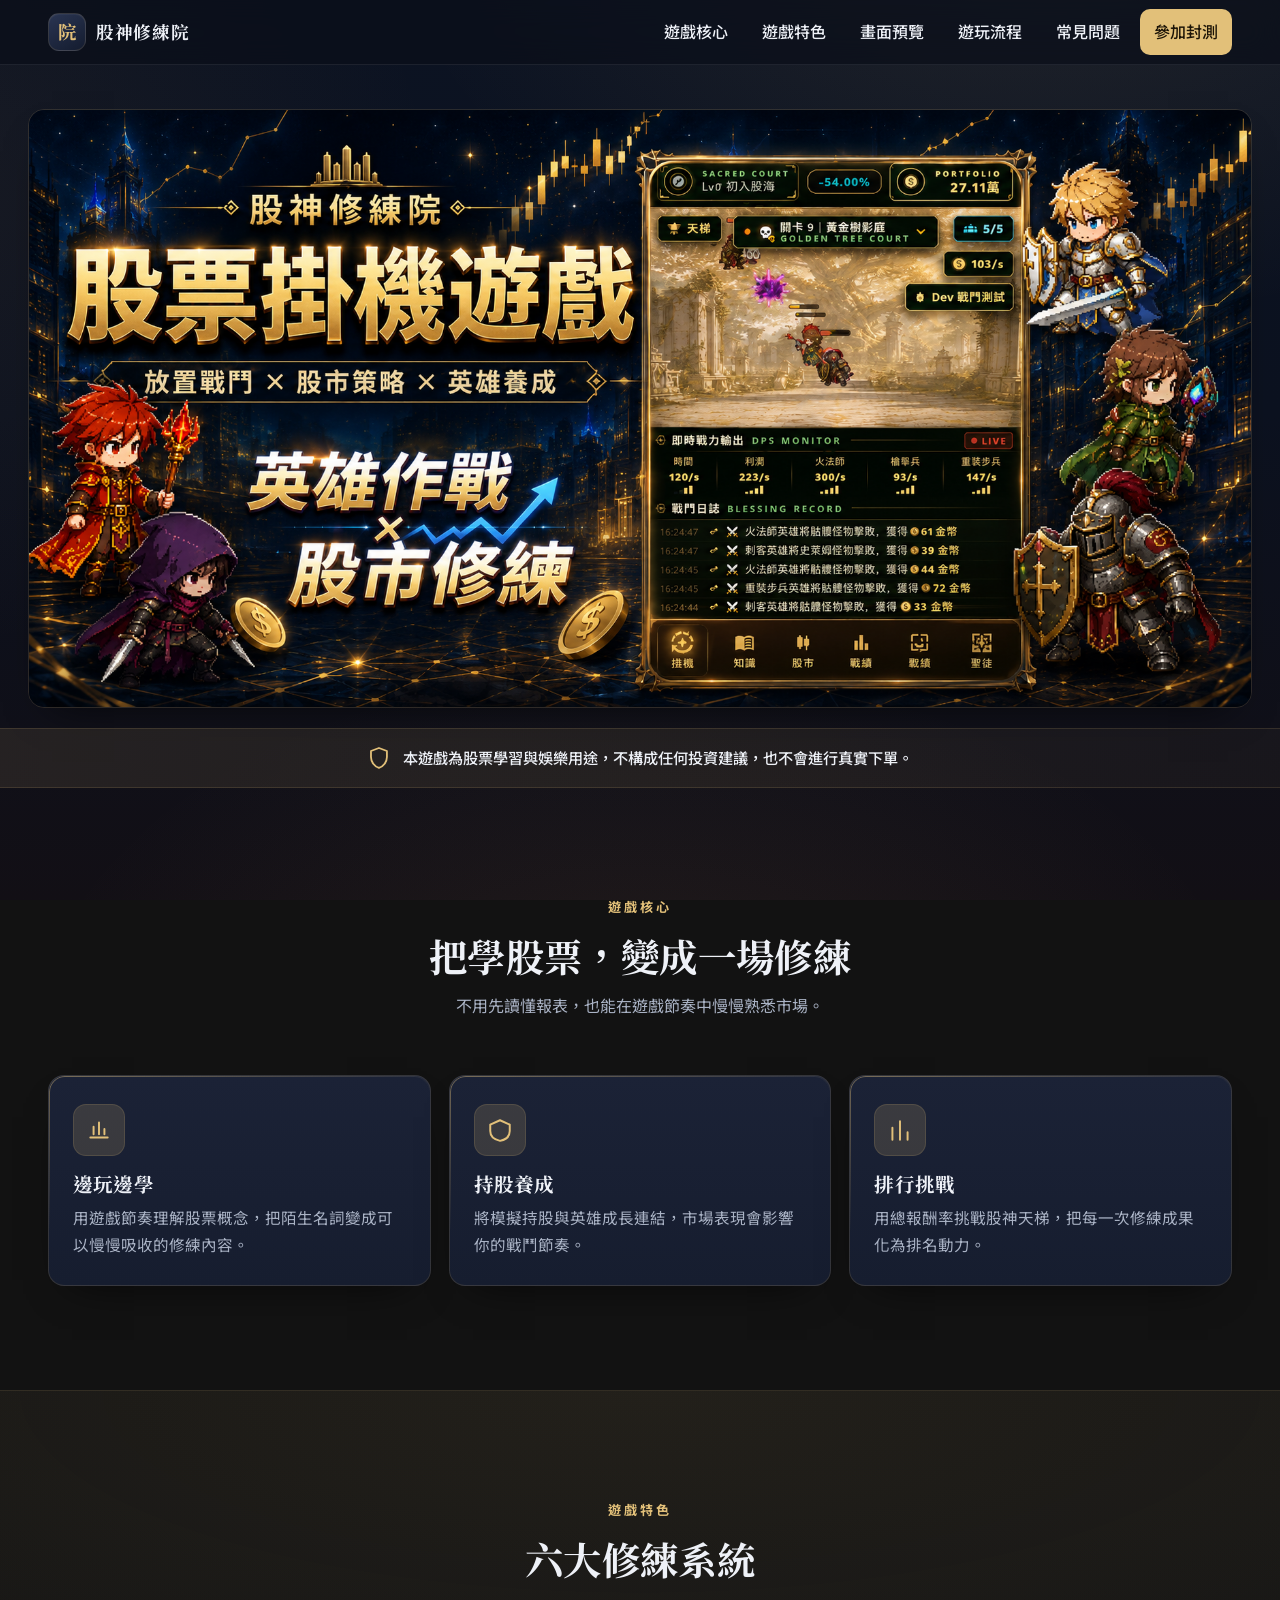
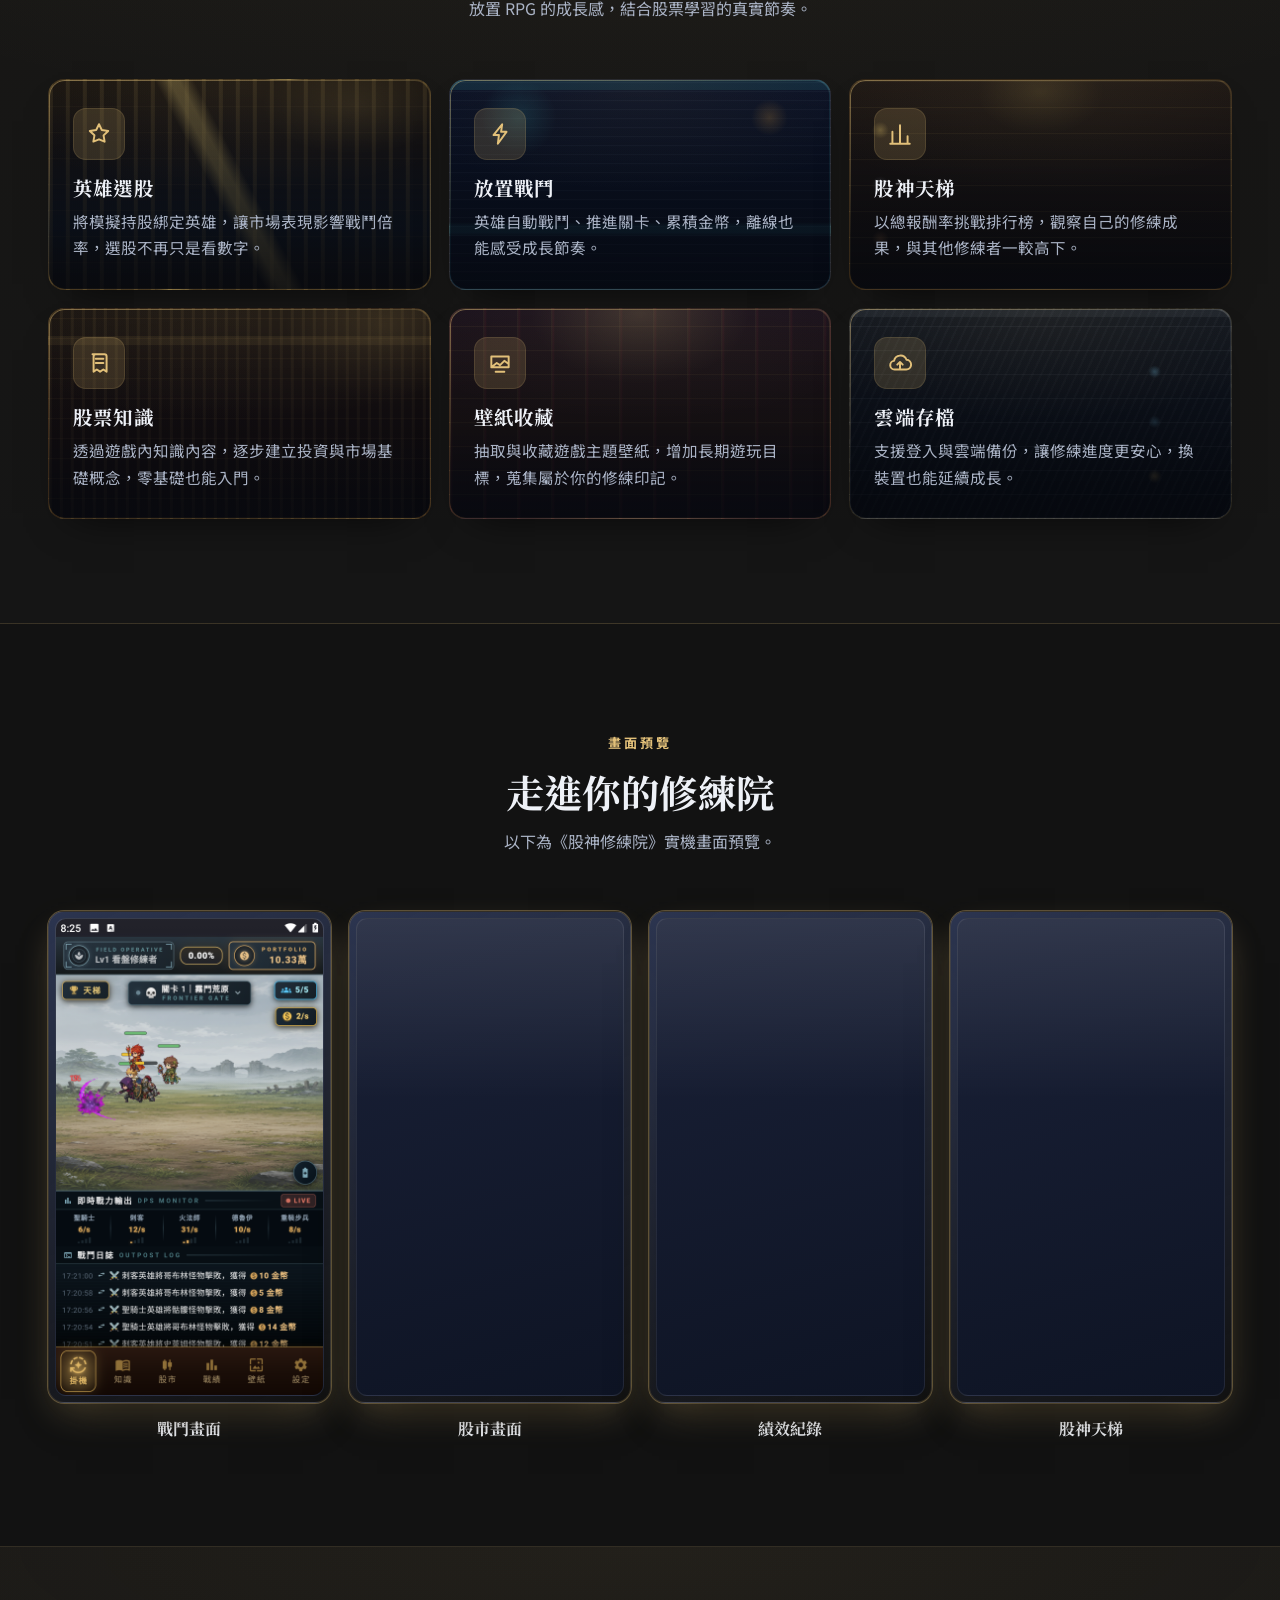
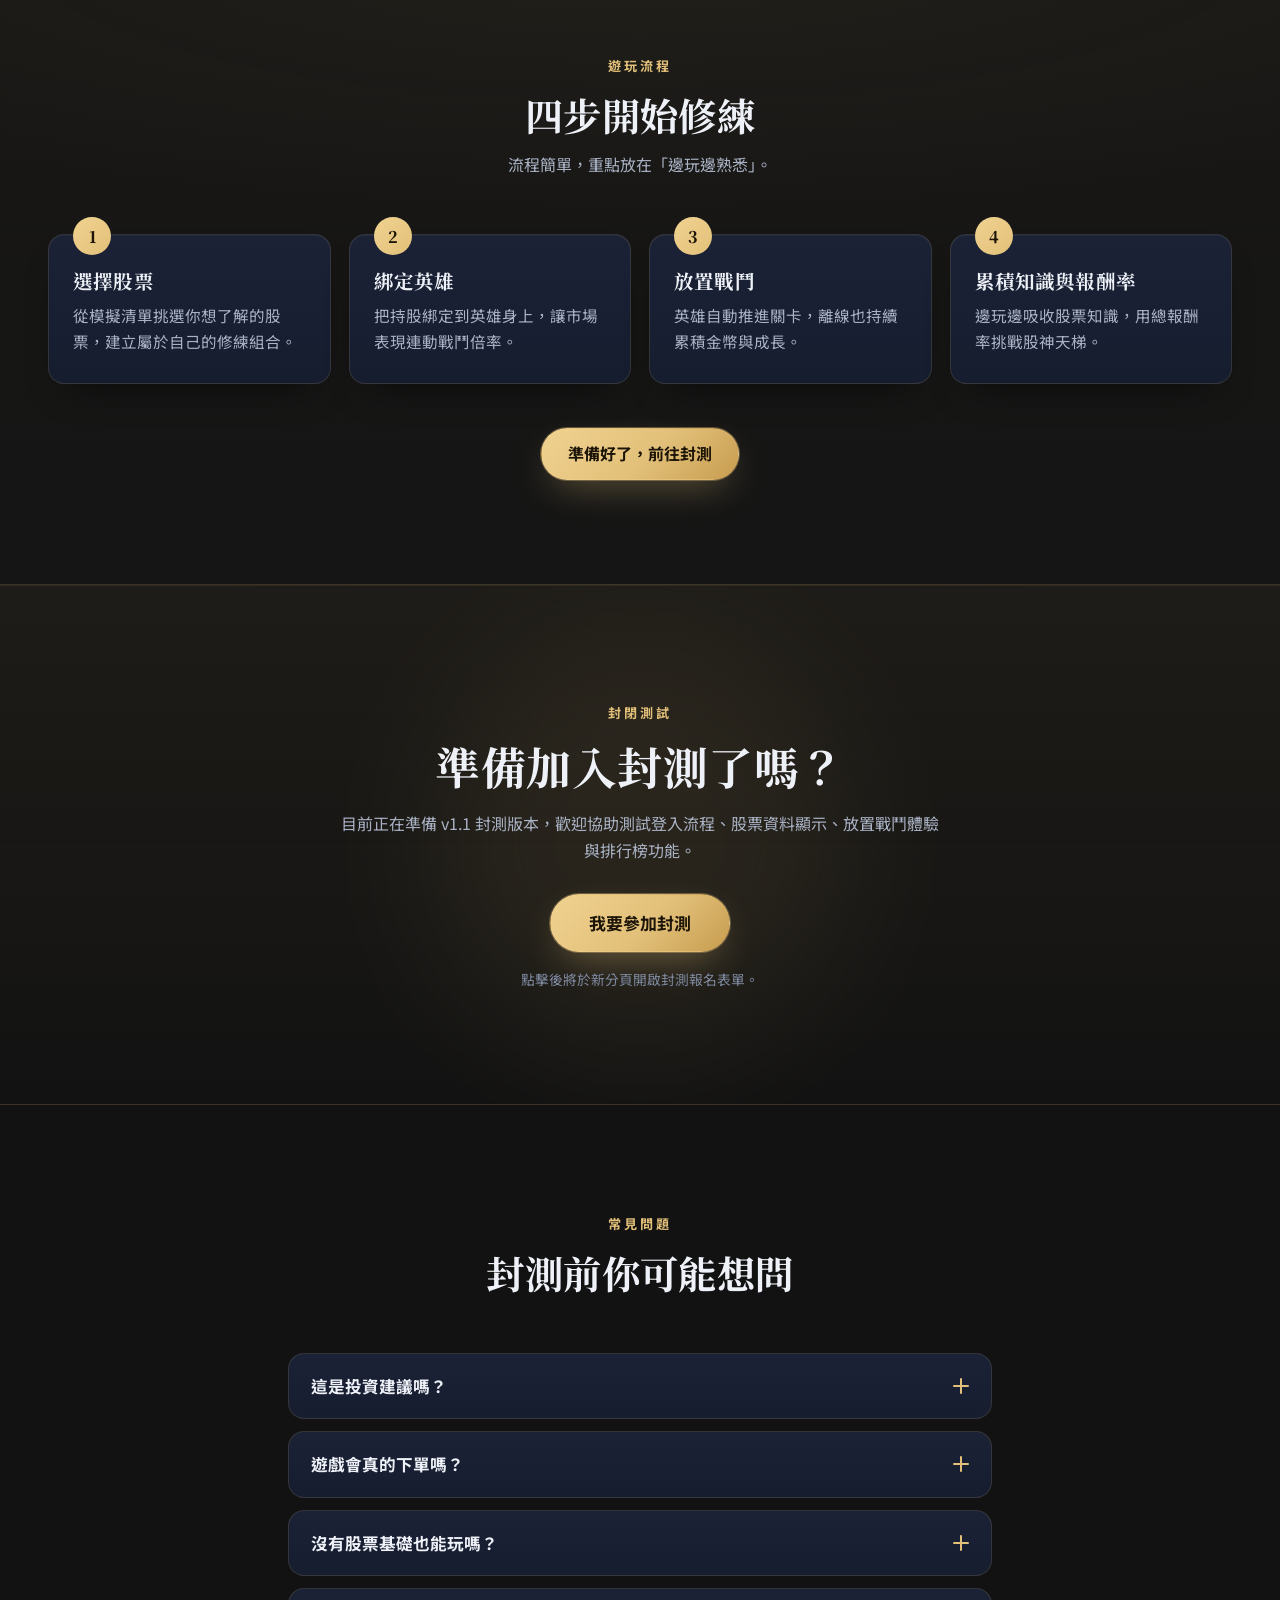
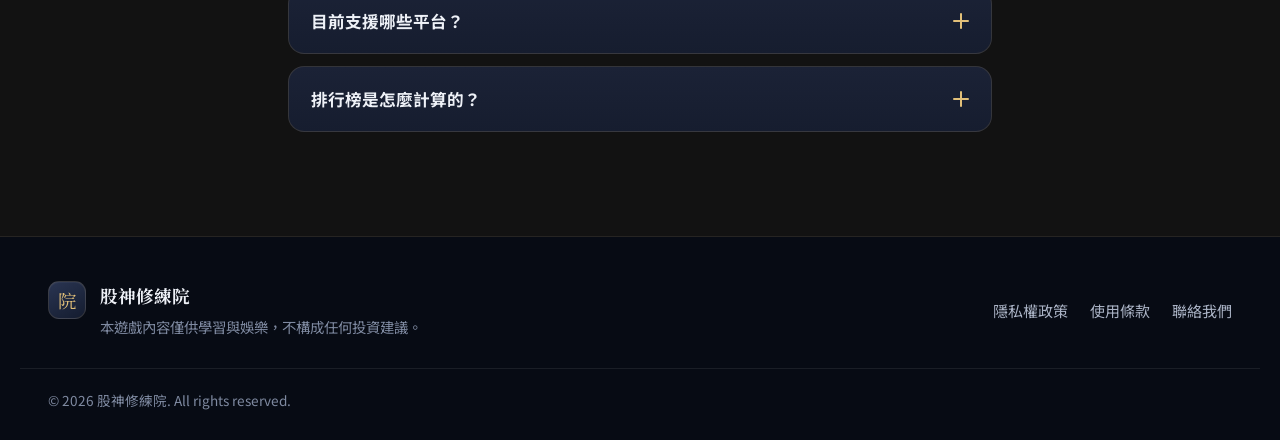
<file: index.html>
<!DOCTYPE html>
<html lang="zh-Hant-TW">
<head>
  <meta charset="UTF-8" />
  <meta name="viewport" content="width=device-width, initial-scale=1" />

  <title>股神修練院 — 用放置 RPG 的方式開始你的股票修練之路</title>
  <meta name="description" content="股神修練院是一款奇幻股票學習放置 RPG。選股、培養英雄、累積知識，透過遊戲節奏熟悉股票市場概念。本遊戲僅供學習與娛樂，不構成投資建議。" />
  <meta name="theme-color" content="#0c1322" />
  <meta name="color-scheme" content="dark" />

  <!-- Open Graph / social sharing -->
  <meta property="og:type" content="website" />
  <meta property="og:locale" content="zh_TW" />
  <meta property="og:site_name" content="股神修練院" />
  <meta property="og:title" content="股神修練院 — 用放置 RPG 的方式開始你的股票修練之路" />
  <meta property="og:description" content="在奇幻修練院中選股、培養英雄、累積知識，透過遊戲節奏熟悉股票市場概念。" />
  <!-- Final OG share image (1731x909, ~1.91:1, PNG). Design source kept
       at assets/images/og-image.svg. NOTE: when the site has a fixed
       og:image / twitter:image use the absolute GitHub Pages URL
       (best scraper support). -->
  <meta property="og:image" content="https://would2000.github.io/stock-god-academy-landing/assets/images/og-image.png" />
  <meta property="og:image:type" content="image/png" />
  <meta property="og:image:width" content="1731" />
  <meta property="og:image:height" content="909" />
  <meta property="og:image:alt" content="股神修練院 — 用放置 RPG 的方式，開始你的股票修練之路" />
  <meta name="twitter:card" content="summary_large_image" />
  <meta name="twitter:image" content="https://would2000.github.io/stock-god-academy-landing/assets/images/og-image.png" />
  <meta name="twitter:image:alt" content="股神修練院 — 用放置 RPG 的方式，開始你的股票修練之路" />

  <!-- On-brand SVG favicon (modern browsers). TODO(favicon-fallback):
       optionally also export a 32x32 favicon.png / favicon.ico for very old
       browsers and pin it with an extra <link rel="icon" sizes="32x32">. -->
  <link rel="icon" type="image/svg+xml" href="assets/images/favicon.svg" />
  <link rel="apple-touch-icon" href="assets/images/favicon.svg" />

  <link rel="preconnect" href="https://fonts.googleapis.com" />
  <link rel="preconnect" href="https://fonts.gstatic.com" crossorigin />
  <link href="https://fonts.googleapis.com/css2?family=Noto+Sans+TC:wght@400;500;700&family=Noto+Serif+TC:wght@600;700;900&display=swap" rel="stylesheet" />

  <link rel="stylesheet" href="styles.css" />
</head>
<body>
  <a class="skip-link" href="#main">跳到主要內容</a>

  <!-- ===== Top navigation ===== -->
  <header class="site-header" id="top">
    <div class="container nav-inner">
      <a class="brand" href="#top" aria-label="股神修練院首頁">
        <span class="brand-mark" aria-hidden="true">院</span>
        <span class="brand-name">股神修練院</span>
      </a>

      <nav class="site-nav" aria-label="主要導覽">
        <button class="nav-toggle" id="navToggle" aria-expanded="false" aria-controls="navMenu" aria-label="開啟選單">
          <span class="nav-toggle-bar" aria-hidden="true"></span>
          <span class="nav-toggle-bar" aria-hidden="true"></span>
          <span class="nav-toggle-bar" aria-hidden="true"></span>
        </button>
        <ul class="nav-menu" id="navMenu">
          <li><a href="#values">遊戲核心</a></li>
          <li><a href="#features">遊戲特色</a></li>
          <li><a href="#showcase">畫面預覽</a></li>
          <li><a href="#how">遊玩流程</a></li>
          <li><a href="#faq">常見問題</a></li>
          <li><a class="nav-cta" href="#beta">參加封測</a></li>
        </ul>
      </nav>
    </div>
  </header>

  <main id="main">

    <!-- ===== 1. Hero (banner image only) ===== -->
    <section class="hero-image-section" aria-label="股神修練院主視覺">
      <div class="hero-figure">
        <img
          src="assets/images/hero/hero-banner.png"
          alt="股神修練院宣傳主視覺：奇幻像素英雄與遊戲實機畫面，主題為股票掛機遊戲，放置戰鬥 × 股市策略 × 英雄養成"
          class="hero-art-image"
          width="1794"
          height="876"
          fetchpriority="high"
          decoding="async"
        />
      </div>
    </section>

    <!-- ===== 2. Trust / disclaimer strip ===== -->
    <aside class="disclaimer" role="note" aria-label="重要說明">
      <div class="container">
        <svg class="ico" aria-hidden="true" viewBox="0 0 24 24"><path d="M12 2 4 5v6c0 5 3.4 9.4 8 11 4.6-1.6 8-6 8-11V5l-8-3Z"/></svg>
        <p>本遊戲為股票學習與娛樂用途，不構成任何投資建議，也不會進行真實下單。</p>
      </div>
    </aside>

    <!-- ===== 3. Core value ===== -->
    <section class="section" id="values" aria-labelledby="values-title">
      <div class="container">
        <header class="section-head">
          <p class="eyebrow">遊戲核心</p>
          <h2 id="values-title">把學股票，變成一場修練</h2>
          <p class="section-sub">不用先讀懂報表，也能在遊戲節奏中慢慢熟悉市場。</p>
        </header>

        <ul class="value-grid">
          <li class="value-card hover-lift">
            <span class="value-ico" aria-hidden="true">
              <svg viewBox="0 0 24 24"><path d="M4 19h16M7 16V9m5 7V5m5 11v-5"/></svg>
            </span>
            <h3>邊玩邊學</h3>
            <p>用遊戲節奏理解股票概念，把陌生名詞變成可以慢慢吸收的修練內容。</p>
          </li>
          <li class="value-card hover-lift">
            <span class="value-ico" aria-hidden="true">
              <svg viewBox="0 0 24 24"><path d="M12 3 3 7v6c0 5 4 8 9 9 5-1 9-4 9-9V7l-9-4Z"/></svg>
            </span>
            <h3>持股養成</h3>
            <p>將模擬持股與英雄成長連結，市場表現會影響你的戰鬥節奏。</p>
          </li>
          <li class="value-card hover-lift">
            <span class="value-ico" aria-hidden="true">
              <svg viewBox="0 0 24 24"><path d="M5 21V10m7 11V4m7 17v-7"/></svg>
            </span>
            <h3>排行挑戰</h3>
            <p>用總報酬率挑戰股神天梯，把每一次修練成果化為排名動力。</p>
          </li>
        </ul>
      </div>
    </section>

    <!-- ===== 4. Features ===== -->
    <section class="section section-alt" id="features" aria-labelledby="features-title">
      <div class="container">
        <header class="section-head">
          <p class="eyebrow">遊戲特色</p>
          <h2 id="features-title">六大修練系統</h2>
          <p class="section-sub">放置 RPG 的成長感，結合股票學習的真實節奏。</p>
        </header>

        <ul class="feature-grid">
          <li class="feature-card feature-card--hero hover-lift">
            <span class="feature-ico" aria-hidden="true">
              <svg viewBox="0 0 24 24"><path d="M12 3l2.6 5.3 5.9.9-4.3 4.1 1 5.8L12 16.9 6.8 19l1-5.8L3.5 9.2l5.9-.9L12 3Z"/></svg>
            </span>
            <h3>英雄選股</h3>
            <p>將模擬持股綁定英雄，讓市場表現影響戰鬥倍率，選股不再只是看數字。</p>
          </li>
          <li class="feature-card feature-card--battle hover-lift">
            <span class="feature-ico" aria-hidden="true">
              <svg viewBox="0 0 24 24"><path d="M14 3l-1 7h5l-8 11 1-8H6l8-10Z"/></svg>
            </span>
            <h3>放置戰鬥</h3>
            <p>英雄自動戰鬥、推進關卡、累積金幣，離線也能感受成長節奏。</p>
          </li>
          <li class="feature-card feature-card--ladder hover-lift">
            <span class="feature-ico" aria-hidden="true">
              <svg viewBox="0 0 24 24"><path d="M5 21V10m7 11V4m7 17v-7M3 21h18"/></svg>
            </span>
            <h3>股神天梯</h3>
            <p>以總報酬率挑戰排行榜，觀察自己的修練成果，與其他修練者一較高下。</p>
          </li>
          <li class="feature-card feature-card--knowledge hover-lift">
            <span class="feature-ico" aria-hidden="true">
              <svg viewBox="0 0 24 24"><path d="M6 4h11a2 2 0 0 1 2 2v14l-3-2-3 2-3-2-3 2V6a2 2 0 0 1 2-2Z"/><path d="M9 8h7M9 12h7"/></svg>
            </span>
            <h3>股票知識</h3>
            <p>透過遊戲內知識內容，逐步建立投資與市場基礎概念，零基礎也能入門。</p>
          </li>
          <li class="feature-card feature-card--wallpaper hover-lift">
            <span class="feature-ico" aria-hidden="true">
              <svg viewBox="0 0 24 24"><path d="M4 6h16v10H4zM4 16l5-4 3 2 4-4 4 3M8 20h8"/></svg>
            </span>
            <h3>壁紙收藏</h3>
            <p>抽取與收藏遊戲主題壁紙，增加長期遊玩目標，蒐集屬於你的修練印記。</p>
          </li>
          <li class="feature-card feature-card--cloud hover-lift">
            <span class="feature-ico" aria-hidden="true">
              <svg viewBox="0 0 24 24"><path d="M7 18a4 4 0 0 1-.5-7.97A6 6 0 0 1 18 9a3.5 3.5 0 0 1-.5 9H7Z"/><path d="M12 11v6m-2.5-3.5L12 11l2.5 2.5"/></svg>
            </span>
            <h3>雲端存檔</h3>
            <p>支援登入與雲端備份，讓修練進度更安心，換裝置也能延續成長。</p>
          </li>
        </ul>
      </div>
    </section>

    <!-- ===== 5. Showcase ===== -->
    <section class="section" id="showcase" aria-labelledby="showcase-title">
      <div class="container">
        <header class="section-head">
          <p class="eyebrow">畫面預覽</p>
          <h2 id="showcase-title">走進你的修練院</h2>
          <p class="section-sub">以下為《股神修練院》實機畫面預覽。</p>
        </header>

        <ul class="shot-grid">
          <li class="shot hover-lift">
            <div class="shot-frame">
              <img class="shot-canvas" src="assets/screenshots/battle.png"
                   width="1080" height="1920" loading="lazy" decoding="async"
                   alt="股神修練院放置戰鬥畫面" />
            </div>
            <p class="shot-label">戰鬥畫面</p>
          </li>
          <li class="shot hover-lift">
            <div class="shot-frame">
              <img class="shot-canvas" src="assets/screenshots/market.png"
                   width="1080" height="1920" loading="lazy" decoding="async"
                   alt="股神修練院股市選股畫面" />
            </div>
            <p class="shot-label">股市畫面</p>
          </li>
          <li class="shot hover-lift">
            <div class="shot-frame">
              <img class="shot-canvas" src="assets/screenshots/record.png"
                   width="1080" height="1920" loading="lazy" decoding="async"
                   alt="股神修練院績效紀錄畫面" />
            </div>
            <p class="shot-label">績效紀錄</p>
          </li>
          <li class="shot hover-lift">
            <div class="shot-frame">
              <img class="shot-canvas" src="assets/screenshots/ladder.png"
                   width="1080" height="1920" loading="lazy" decoding="async"
                   alt="股神修練院股神天梯排行榜畫面" />
            </div>
            <p class="shot-label">股神天梯</p>
          </li>
        </ul>
      </div>
    </section>

    <!-- ===== 6. How it works ===== -->
    <section class="section section-alt" id="how" aria-labelledby="how-title">
      <div class="container">
        <header class="section-head">
          <p class="eyebrow">遊玩流程</p>
          <h2 id="how-title">四步開始修練</h2>
          <p class="section-sub">流程簡單，重點放在「邊玩邊熟悉」。</p>
        </header>

        <ol class="step-grid">
          <li class="step-card">
            <span class="step-num" aria-hidden="true">1</span>
            <h3>選擇股票</h3>
            <p>從模擬清單挑選你想了解的股票，建立屬於自己的修練組合。</p>
          </li>
          <li class="step-card">
            <span class="step-num" aria-hidden="true">2</span>
            <h3>綁定英雄</h3>
            <p>把持股綁定到英雄身上，讓市場表現連動戰鬥倍率。</p>
          </li>
          <li class="step-card">
            <span class="step-num" aria-hidden="true">3</span>
            <h3>放置戰鬥</h3>
            <p>英雄自動推進關卡，離線也持續累積金幣與成長。</p>
          </li>
          <li class="step-card">
            <span class="step-num" aria-hidden="true">4</span>
            <h3>累積知識與報酬率</h3>
            <p>邊玩邊吸收股票知識，用總報酬率挑戰股神天梯。</p>
          </li>
        </ol>

        <div class="how-cta">
          <a class="btn btn-primary" href="https://forms.gle/QdE8Z8xVG24DybPx6" data-beta-cta target="_blank" rel="noopener noreferrer">準備好了，前往封測</a>
        </div>
      </div>
    </section>

    <!-- ===== 7. Beta CTA ===== -->
    <section class="beta" id="beta" aria-labelledby="beta-title">
      <div class="hero-bg" aria-hidden="true"><span class="orb orb-c"></span></div>
      <div class="container beta-inner">
        <p class="eyebrow">封閉測試</p>
        <h2 id="beta-title">準備加入封測了嗎？</h2>
        <p class="beta-copy">目前正在準備 v1.1 封測版本，歡迎協助測試登入流程、股票資料顯示、放置戰鬥體驗與排行榜功能。</p>
        <a class="btn btn-primary btn-lg" href="https://reurl.cc/r0VnKy" data-beta-cta target="_blank" rel="noopener noreferrer" aria-label="我要參加封測（於新分頁開啟報名表單）">我要參加封測</a>
        <p class="beta-note">點擊後將於新分頁開啟封測報名表單。</p>
      </div>
    </section>

    <!-- ===== 8. FAQ ===== -->
    <section class="section" id="faq" aria-labelledby="faq-title">
      <div class="container container-narrow">
        <header class="section-head">
          <p class="eyebrow">常見問題</p>
          <h2 id="faq-title">封測前你可能想問</h2>
        </header>

        <div class="faq-list">
          <details class="faq-item">
            <summary><span>這是投資建議嗎？</span><span class="faq-icon" aria-hidden="true"></span></summary>
            <div class="faq-body"><p>不是。本遊戲內容僅供學習與娛樂，不構成任何投資建議。</p></div>
          </details>
          <details class="faq-item">
            <summary><span>遊戲會真的下單嗎？</span><span class="faq-icon" aria-hidden="true"></span></summary>
            <div class="faq-body"><p>不會。遊戲內股票持有為模擬與學習用途，不會連動任何真實券商下單。</p></div>
          </details>
          <details class="faq-item">
            <summary><span>沒有股票基礎也能玩嗎？</span><span class="faq-icon" aria-hidden="true"></span></summary>
            <div class="faq-body"><p>可以。遊戲設計目標之一就是讓新手用較輕鬆的方式逐步接觸股票概念。</p></div>
          </details>
          <details class="faq-item">
            <summary><span>目前支援哪些平台？</span><span class="faq-icon" aria-hidden="true"></span></summary>
            <div class="faq-body"><p>Android 封測優先，後續會視開發進度規劃 iOS 與其他平台。</p></div>
          </details>
          <details class="faq-item">
            <summary><span>排行榜是怎麼計算的？</span><span class="faq-icon" aria-hidden="true"></span></summary>
            <div class="faq-body"><p>以遊戲內模擬持股與績效資料呈現，重點是學習與挑戰，不代表真實投資績效。</p></div>
          </details>
        </div>
      </div>
    </section>
  </main>

  <!-- ===== 9. Footer ===== -->
  <footer class="site-footer">
    <div class="container footer-inner">
      <div class="footer-brand">
        <span class="brand-mark" aria-hidden="true">院</span>
        <div>
          <p class="footer-name">股神修練院</p>
          <p class="footer-tag">本遊戲內容僅供學習與娛樂，不構成任何投資建議。</p>
        </div>
      </div>

      <nav class="footer-links" aria-label="頁尾連結">
        <a href="privacy.html">隱私權政策</a>
        <a href="terms.html">使用條款</a>
        <a href="contact.html">聯絡我們</a>
      </nav>
    </div>
    <div class="container footer-bottom">
      <!-- TODO(copyright): update name / year before release. -->
      <p>© 2026 股神修練院. All rights reserved.</p>
    </div>
  </footer>

  <script src="script.js" defer></script>
</body>
</html>
</file>
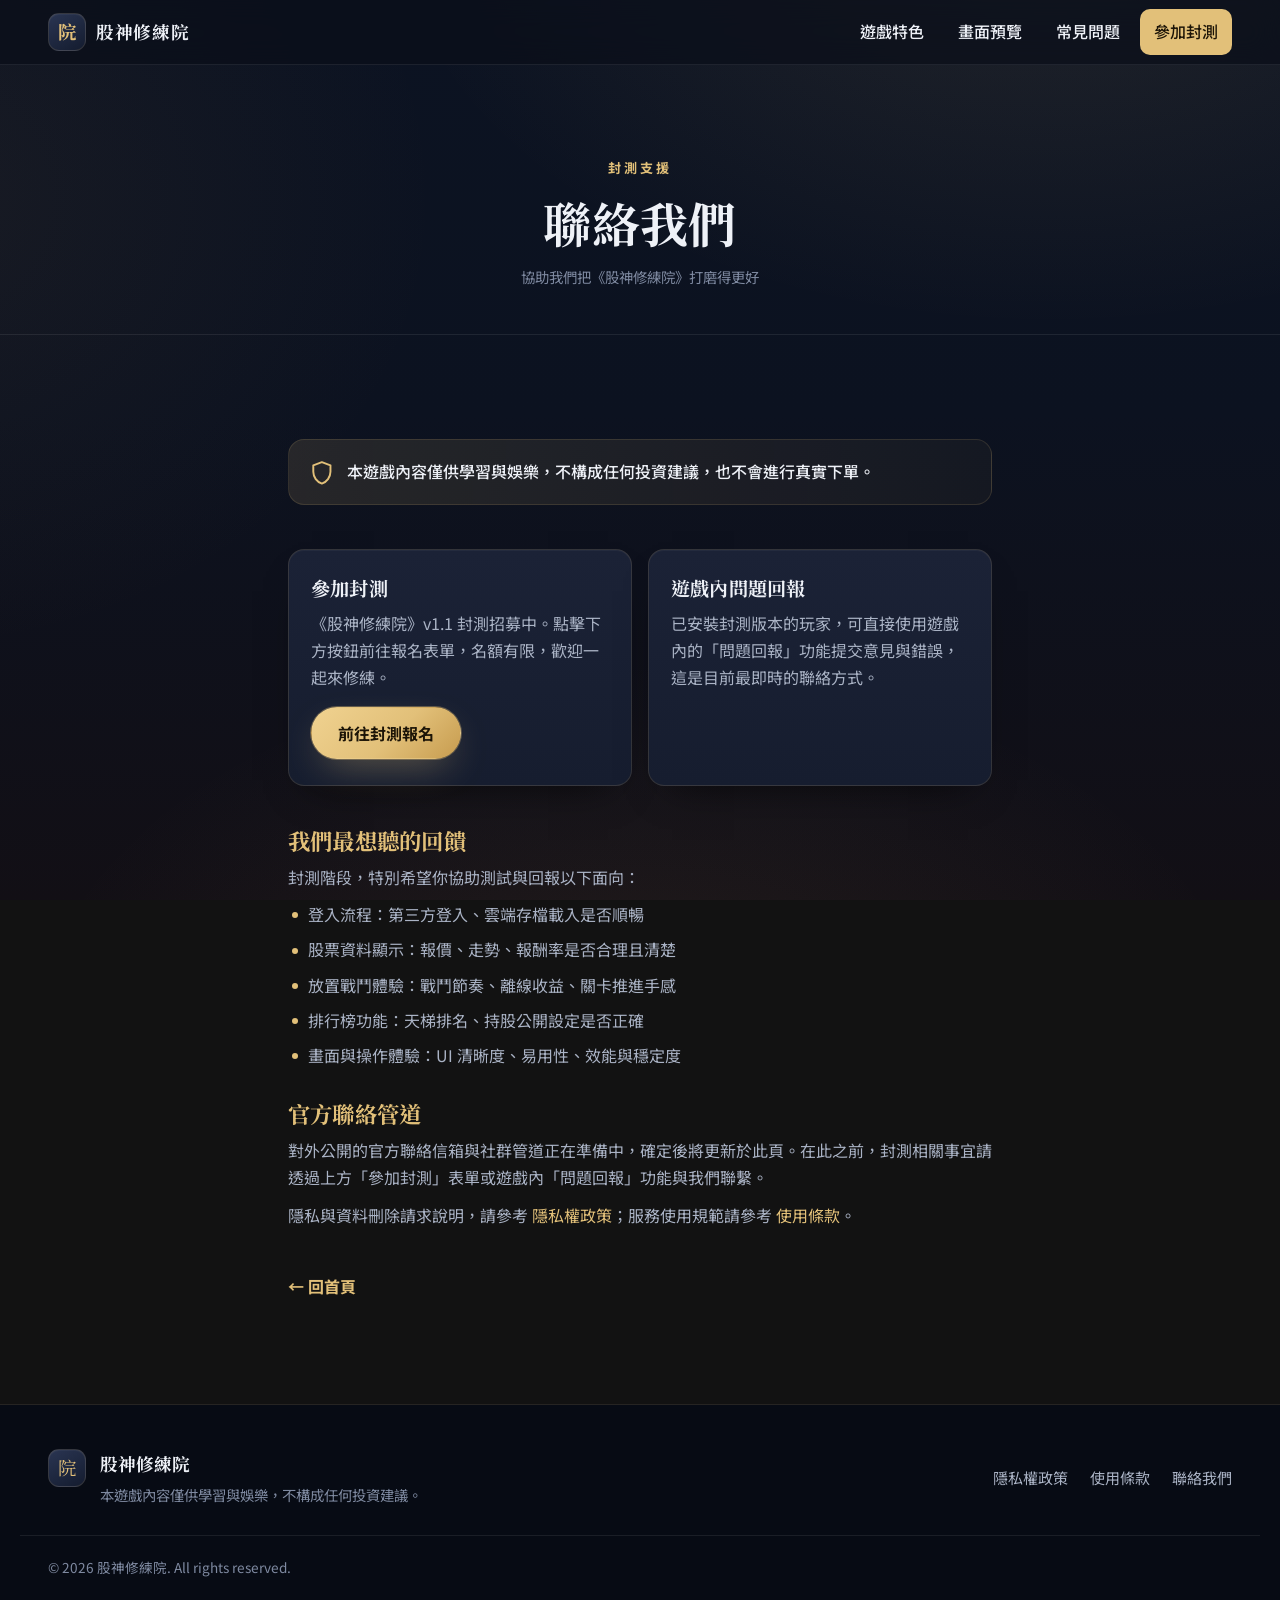
<file: contact.html>
<!DOCTYPE html>
<html lang="zh-Hant-TW">
<head>
  <meta charset="UTF-8" />
  <meta name="viewport" content="width=device-width, initial-scale=1" />

  <title>聯絡我們 — 股神修練院</title>
  <meta name="description" content="股神修練院封測聯絡與意見回饋：協助測試登入流程、股票資料顯示、放置戰鬥體驗與排行榜功能。本遊戲僅供學習與娛樂，不構成投資建議。" />
  <meta name="theme-color" content="#0c1322" />
  <meta name="color-scheme" content="dark" />
  <meta name="robots" content="index,follow" />

  <!-- Open Graph / Twitter (shared brand share image; absolute
       GitHub Pages URL for best scraper support) -->
  <meta property="og:type" content="website" />
  <meta property="og:locale" content="zh_TW" />
  <meta property="og:site_name" content="股神修練院" />
  <meta property="og:title" content="聯絡我們 — 股神修練院" />
  <meta property="og:description" content="股神修練院封測聯絡與意見回饋：協助測試登入流程、股票資料顯示、放置戰鬥體驗與排行榜功能。本遊戲僅供學習與娛樂，不構成投資建議。" />
  <meta property="og:image" content="https://would2000.github.io/stock-god-academy-landing/assets/images/og-image.png" />
  <meta property="og:image:type" content="image/png" />
  <meta property="og:image:width" content="1731" />
  <meta property="og:image:height" content="909" />
  <meta property="og:image:alt" content="股神修練院 — 用放置 RPG 的方式，開始你的股票修練之路" />
  <meta name="twitter:card" content="summary_large_image" />
  <meta name="twitter:image" content="https://would2000.github.io/stock-god-academy-landing/assets/images/og-image.png" />

  <link rel="icon" type="image/svg+xml" href="assets/images/favicon.svg" />
  <link rel="apple-touch-icon" href="assets/images/favicon.svg" />

  <link rel="preconnect" href="https://fonts.googleapis.com" />
  <link rel="preconnect" href="https://fonts.gstatic.com" crossorigin />
  <link href="https://fonts.googleapis.com/css2?family=Noto+Sans+TC:wght@400;500;700&family=Noto+Serif+TC:wght@600;700;900&display=swap" rel="stylesheet" />

  <link rel="stylesheet" href="styles.css" />
</head>
<body>
  <a class="skip-link" href="#main">跳到主要內容</a>

  <header class="site-header" id="top">
    <div class="container nav-inner">
      <a class="brand" href="index.html" aria-label="股神修練院首頁">
        <span class="brand-mark" aria-hidden="true">院</span>
        <span class="brand-name">股神修練院</span>
      </a>
      <nav class="site-nav" aria-label="主要導覽">
        <button class="nav-toggle" id="navToggle" aria-expanded="false" aria-controls="navMenu" aria-label="開啟選單">
          <span class="nav-toggle-bar" aria-hidden="true"></span>
          <span class="nav-toggle-bar" aria-hidden="true"></span>
          <span class="nav-toggle-bar" aria-hidden="true"></span>
        </button>
        <ul class="nav-menu" id="navMenu">
          <li><a href="index.html#features">遊戲特色</a></li>
          <li><a href="index.html#showcase">畫面預覽</a></li>
          <li><a href="index.html#faq">常見問題</a></li>
          <li><a class="nav-cta" href="https://forms.gle/QdE8Z8xVG24DybPx6" data-beta-cta target="_blank" rel="noopener noreferrer">參加封測</a></li>
        </ul>
      </nav>
    </div>
  </header>

  <main id="main">
    <section class="page-hero">
      <div class="container">
        <p class="eyebrow">封測支援</p>
        <h1>聯絡我們</h1>
        <p class="page-meta">協助我們把《股神修練院》打磨得更好</p>
      </div>
    </section>

    <section class="section">
      <div class="container container-narrow legal">

        <div class="legal-callout" role="note">
          <svg class="ico" aria-hidden="true" viewBox="0 0 24 24"><path d="M12 2 4 5v6c0 5 3.4 9.4 8 11 4.6-1.6 8-6 8-11V5l-8-3Z"/></svg>
          <p>本遊戲內容僅供學習與娛樂，不構成任何投資建議，也不會進行真實下單。</p>
        </div>

        <div class="contact-grid">
          <div class="contact-card">
            <h2>參加封測</h2>
            <p>《股神修練院》v1.1 封測招募中。點擊下方按鈕前往報名表單，名額有限，歡迎一起來修練。</p>
            <a class="btn btn-primary" href="https://forms.gle/QdE8Z8xVG24DybPx6" data-beta-cta target="_blank" rel="noopener noreferrer">前往封測報名</a>
          </div>
          <div class="contact-card">
            <h2>遊戲內問題回報</h2>
            <p>已安裝封測版本的玩家，可直接使用遊戲內的「問題回報」功能提交意見與錯誤，這是目前最即時的聯絡方式。</p>
          </div>
        </div>

        <div class="legal-block">
          <h2>我們最想聽的回饋</h2>
          <p>封測階段，特別希望你協助測試與回報以下面向：</p>
          <ul>
            <li>登入流程：第三方登入、雲端存檔載入是否順暢</li>
            <li>股票資料顯示：報價、走勢、報酬率是否合理且清楚</li>
            <li>放置戰鬥體驗：戰鬥節奏、離線收益、關卡推進手感</li>
            <li>排行榜功能：天梯排名、持股公開設定是否正確</li>
            <li>畫面與操作體驗：UI 清晰度、易用性、效能與穩定度</li>
          </ul>
        </div>

        <div class="legal-block">
          <h2>官方聯絡管道</h2>
          <!-- TODO(contact-method): 正式公開的聯絡方式（官方信箱 / 表單 / 社群）
               尚未對外公布。確定後請更新此段，並移除此 TODO。
               在尚未公布前，請勿於此公開任何私人個人電子郵件。 -->
          <p>對外公開的官方聯絡信箱與社群管道正在準備中，確定後將更新於此頁。在此之前，封測相關事宜請透過上方「參加封測」表單或遊戲內「問題回報」功能與我們聯繫。</p>
          <p>隱私與資料刪除請求說明，請參考 <a href="privacy.html">隱私權政策</a>；服務使用規範請參考 <a href="terms.html">使用條款</a>。</p>
        </div>

        <a class="back-home" href="index.html">← 回首頁</a>
      </div>
    </section>
  </main>

  <footer class="site-footer">
    <div class="container footer-inner">
      <div class="footer-brand">
        <span class="brand-mark" aria-hidden="true">院</span>
        <div>
          <p class="footer-name">股神修練院</p>
          <p class="footer-tag">本遊戲內容僅供學習與娛樂，不構成任何投資建議。</p>
        </div>
      </div>
      <nav class="footer-links" aria-label="頁尾連結">
        <a href="privacy.html">隱私權政策</a>
        <a href="terms.html">使用條款</a>
        <a href="contact.html">聯絡我們</a>
      </nav>
    </div>
    <div class="container footer-bottom">
      <!-- TODO(copyright): update name / year before release. -->
      <p>© 2026 股神修練院. All rights reserved.</p>
    </div>
  </footer>

  <script src="script.js" defer></script>
</body>
</html>
</file>
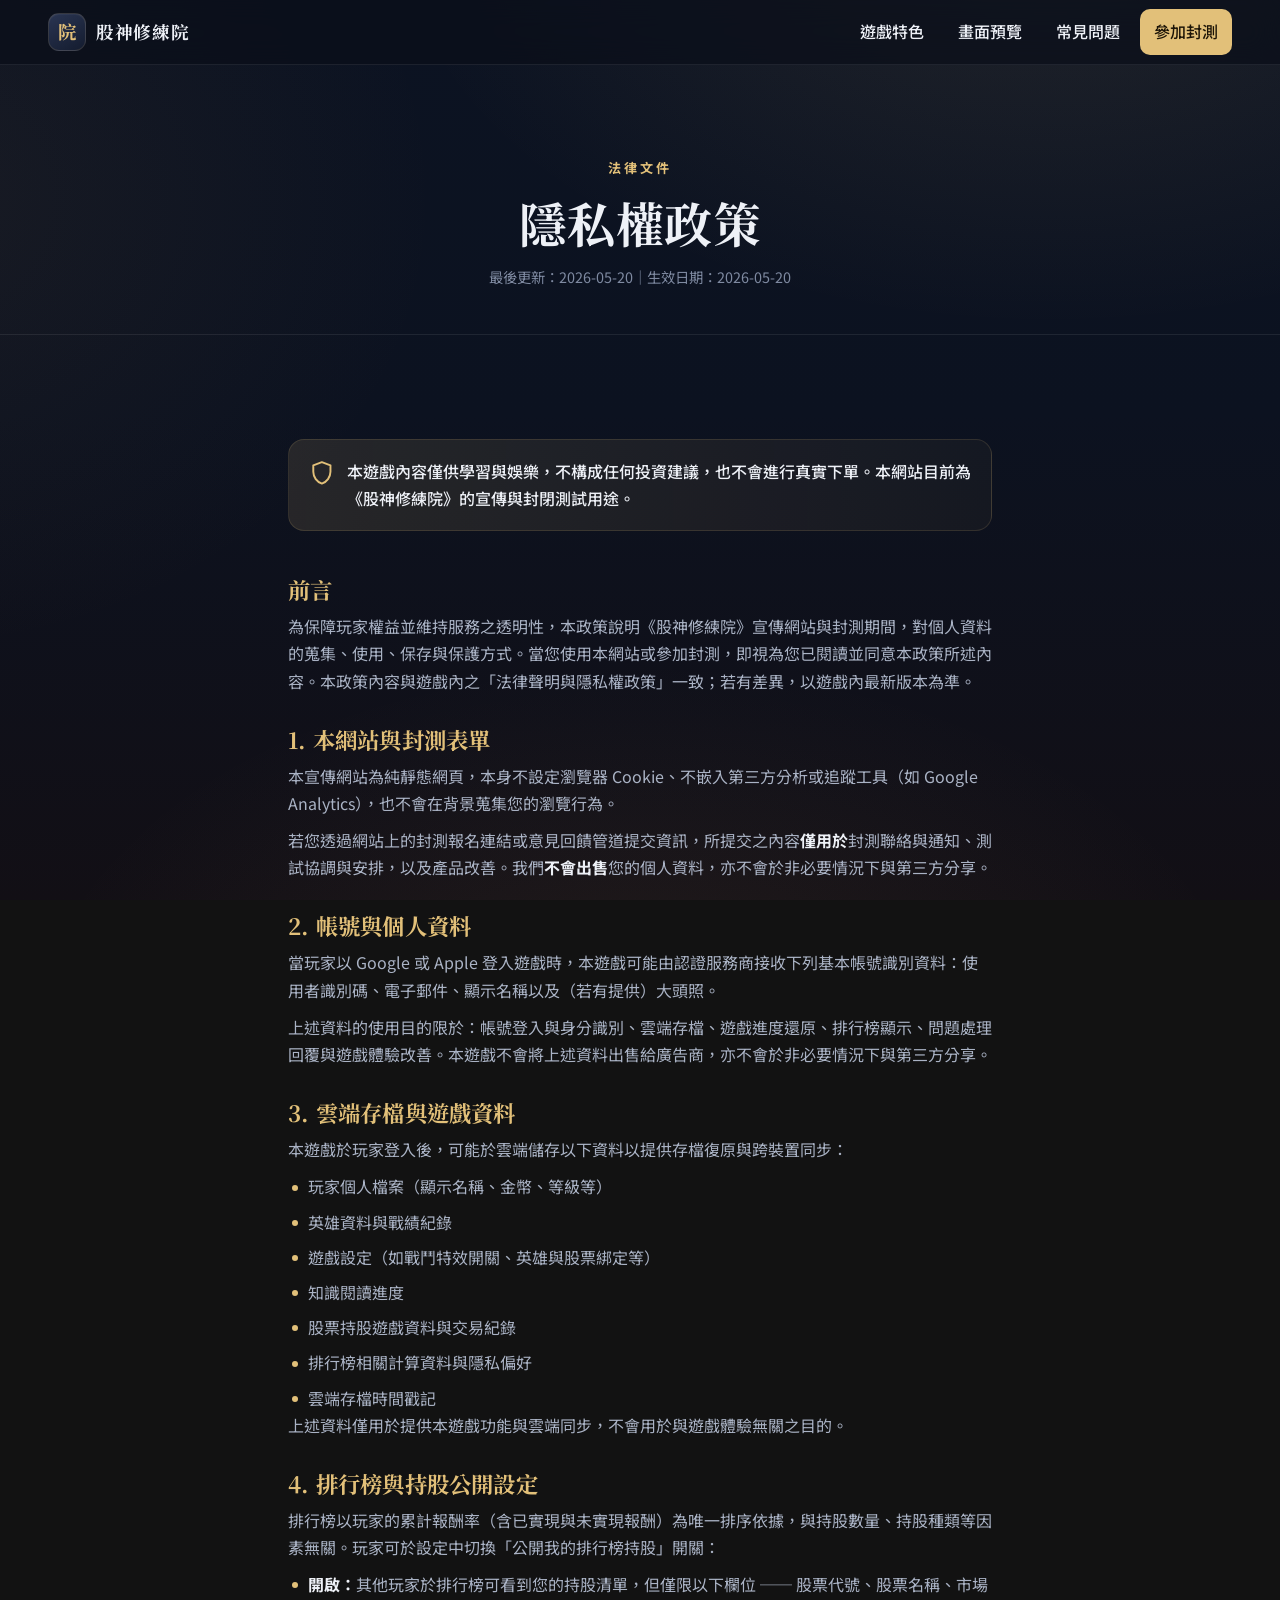
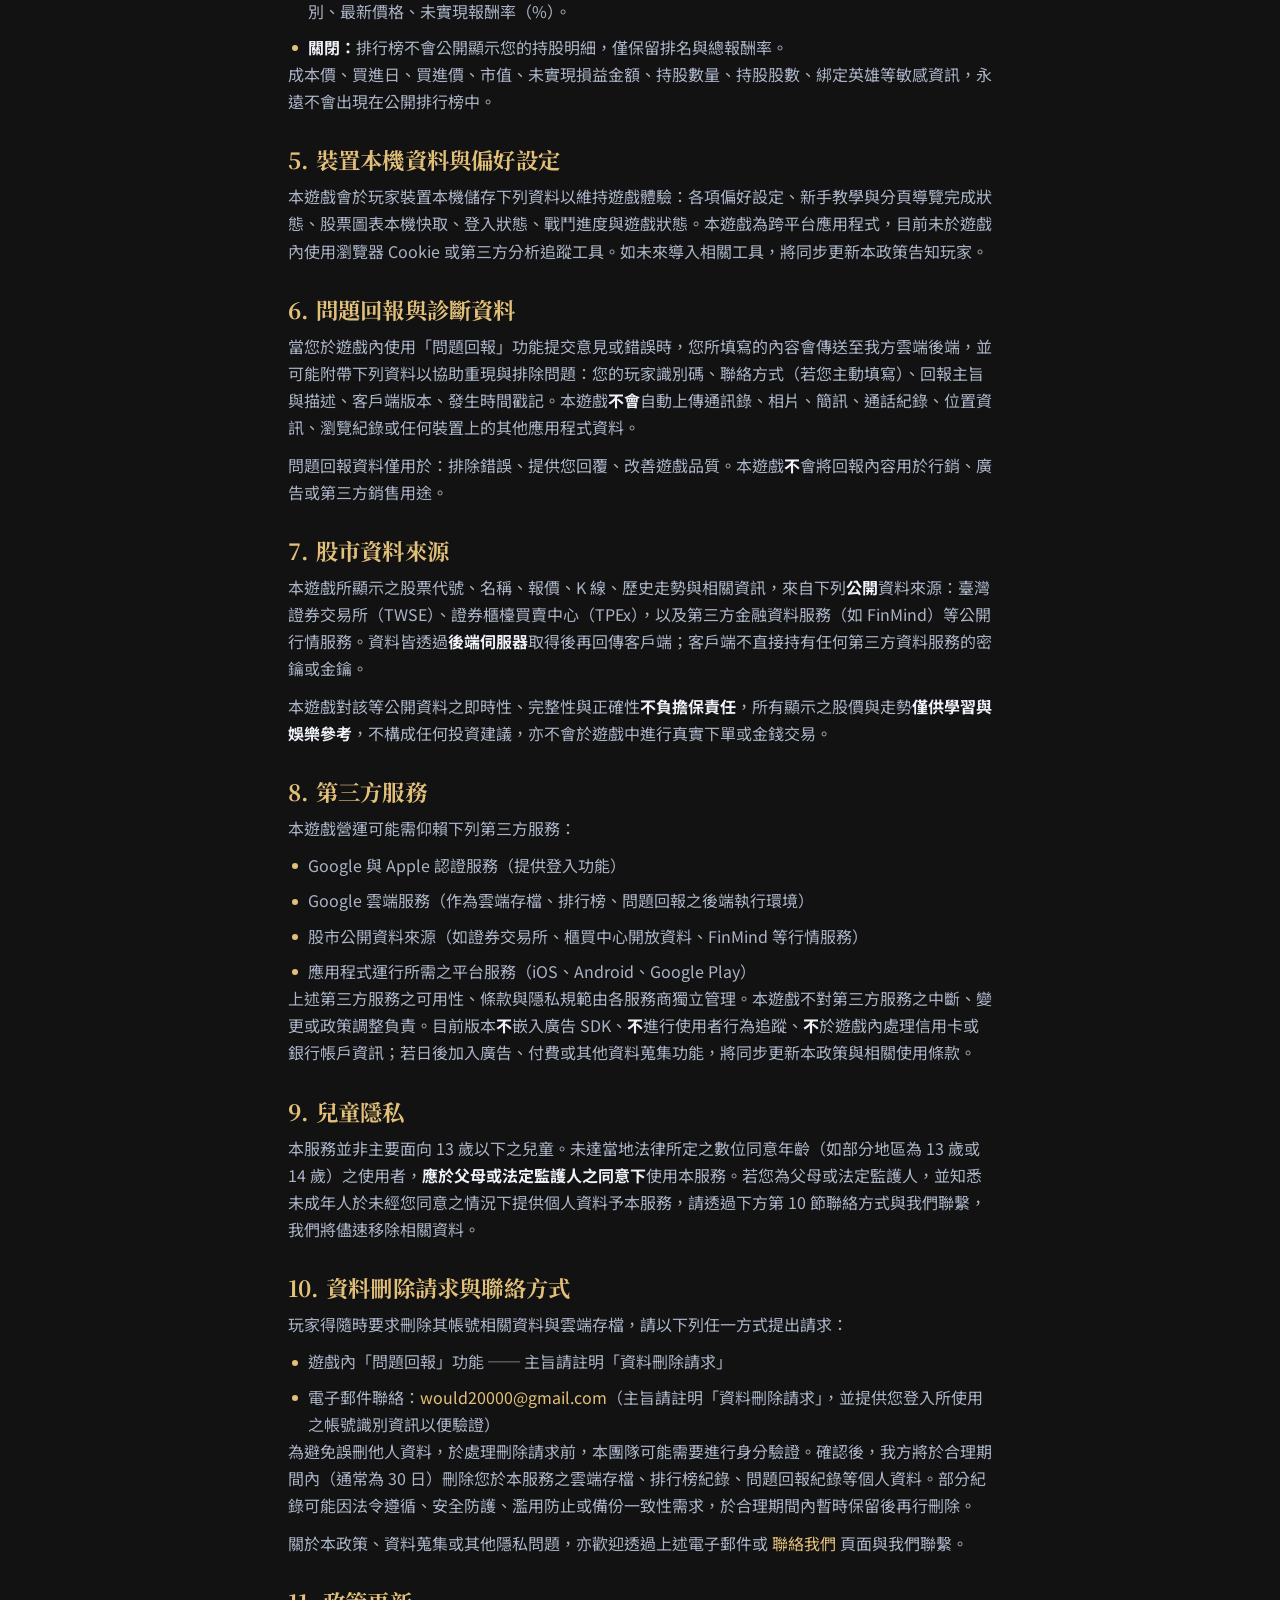
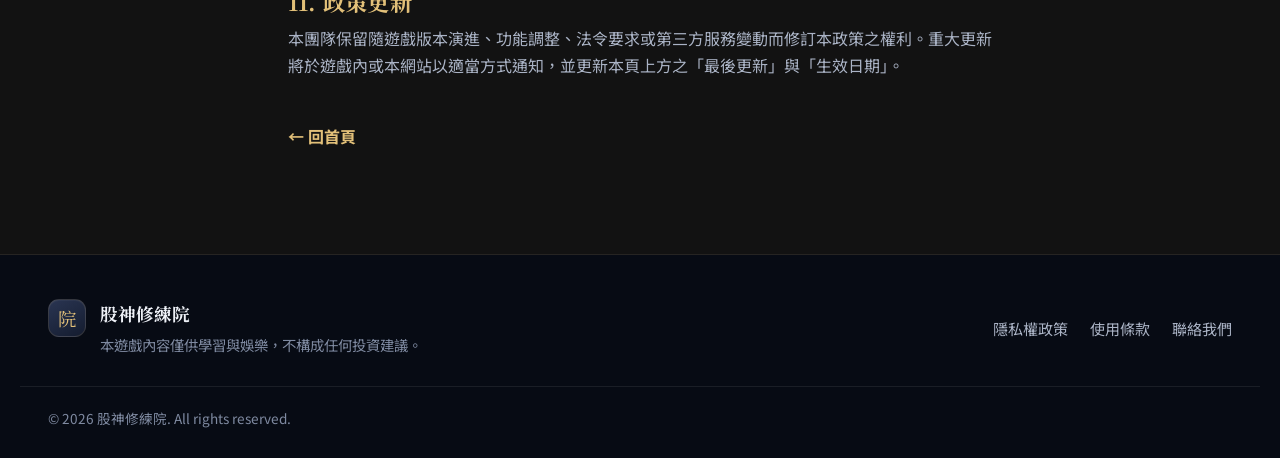
<file: privacy.html>
<!DOCTYPE html>
<html lang="zh-Hant-TW">
<head>
  <meta charset="UTF-8" />
  <meta name="viewport" content="width=device-width, initial-scale=1" />

  <title>隱私權政策 — 股神修練院</title>
  <meta name="description" content="股神修練院隱私權政策：說明宣傳網站與封測期間個人資料的蒐集、使用與保護方式。本遊戲僅供學習與娛樂，不構成投資建議，也不會進行真實下單。" />
  <meta name="theme-color" content="#0c1322" />
  <meta name="color-scheme" content="dark" />
  <meta name="robots" content="index,follow" />

  <!-- Open Graph / Twitter (shared brand share image; absolute
       GitHub Pages URL for best scraper support) -->
  <meta property="og:type" content="website" />
  <meta property="og:locale" content="zh_TW" />
  <meta property="og:site_name" content="股神修練院" />
  <meta property="og:title" content="隱私權政策 — 股神修練院" />
  <meta property="og:description" content="股神修練院隱私權政策：說明宣傳網站與封測期間個人資料的蒐集、使用與保護方式。本遊戲僅供學習與娛樂，不構成投資建議，也不會進行真實下單。" />
  <meta property="og:image" content="https://would2000.github.io/stock-god-academy-landing/assets/images/og-image.png" />
  <meta property="og:image:type" content="image/png" />
  <meta property="og:image:width" content="1731" />
  <meta property="og:image:height" content="909" />
  <meta property="og:image:alt" content="股神修練院 — 用放置 RPG 的方式，開始你的股票修練之路" />
  <meta name="twitter:card" content="summary_large_image" />
  <meta name="twitter:image" content="https://would2000.github.io/stock-god-academy-landing/assets/images/og-image.png" />

  <link rel="icon" type="image/svg+xml" href="assets/images/favicon.svg" />
  <link rel="apple-touch-icon" href="assets/images/favicon.svg" />

  <link rel="preconnect" href="https://fonts.googleapis.com" />
  <link rel="preconnect" href="https://fonts.gstatic.com" crossorigin />
  <link href="https://fonts.googleapis.com/css2?family=Noto+Sans+TC:wght@400;500;700&family=Noto+Serif+TC:wght@600;700;900&display=swap" rel="stylesheet" />

  <link rel="stylesheet" href="styles.css" />
</head>
<body>
  <a class="skip-link" href="#main">跳到主要內容</a>

  <header class="site-header" id="top">
    <div class="container nav-inner">
      <a class="brand" href="index.html" aria-label="股神修練院首頁">
        <span class="brand-mark" aria-hidden="true">院</span>
        <span class="brand-name">股神修練院</span>
      </a>
      <nav class="site-nav" aria-label="主要導覽">
        <button class="nav-toggle" id="navToggle" aria-expanded="false" aria-controls="navMenu" aria-label="開啟選單">
          <span class="nav-toggle-bar" aria-hidden="true"></span>
          <span class="nav-toggle-bar" aria-hidden="true"></span>
          <span class="nav-toggle-bar" aria-hidden="true"></span>
        </button>
        <ul class="nav-menu" id="navMenu">
          <li><a href="index.html#features">遊戲特色</a></li>
          <li><a href="index.html#showcase">畫面預覽</a></li>
          <li><a href="index.html#faq">常見問題</a></li>
          <li><a class="nav-cta" href="https://forms.gle/QdE8Z8xVG24DybPx6" data-beta-cta target="_blank" rel="noopener noreferrer">參加封測</a></li>
        </ul>
      </nav>
    </div>
  </header>

  <main id="main">
    <section class="page-hero">
      <div class="container">
        <p class="eyebrow">法律文件</p>
        <h1>隱私權政策</h1>
        <p class="page-meta">最後更新：2026-05-20｜生效日期：2026-05-20</p>
      </div>
    </section>

    <section class="section">
      <div class="container container-narrow legal">

        <div class="legal-callout" role="note">
          <svg class="ico" aria-hidden="true" viewBox="0 0 24 24"><path d="M12 2 4 5v6c0 5 3.4 9.4 8 11 4.6-1.6 8-6 8-11V5l-8-3Z"/></svg>
          <p>本遊戲內容僅供學習與娛樂，不構成任何投資建議，也不會進行真實下單。本網站目前為《股神修練院》的宣傳與封閉測試用途。</p>
        </div>

        <div class="legal-block">
          <h2>前言</h2>
          <p>為保障玩家權益並維持服務之透明性，本政策說明《股神修練院》宣傳網站與封測期間，對個人資料的蒐集、使用、保存與保護方式。當您使用本網站或參加封測，即視為您已閱讀並同意本政策所述內容。本政策內容與遊戲內之「法律聲明與隱私權政策」一致；若有差異，以遊戲內最新版本為準。</p>
        </div>

        <div class="legal-block">
          <h2>1. 本網站與封測表單</h2>
          <p>本宣傳網站為純靜態網頁，本身不設定瀏覽器 Cookie、不嵌入第三方分析或追蹤工具（如 Google Analytics），也不會在背景蒐集您的瀏覽行為。</p>
          <p>若您透過網站上的封測報名連結或意見回饋管道提交資訊，所提交之內容<strong>僅用於</strong>封測聯絡與通知、測試協調與安排，以及產品改善。我們<strong>不會出售</strong>您的個人資料，亦不會於非必要情況下與第三方分享。</p>
        </div>

        <div class="legal-block">
          <h2>2. 帳號與個人資料</h2>
          <p>當玩家以 Google 或 Apple 登入遊戲時，本遊戲可能由認證服務商接收下列基本帳號識別資料：使用者識別碼、電子郵件、顯示名稱以及（若有提供）大頭照。</p>
          <p>上述資料的使用目的限於：帳號登入與身分識別、雲端存檔、遊戲進度還原、排行榜顯示、問題處理回覆與遊戲體驗改善。本遊戲不會將上述資料出售給廣告商，亦不會於非必要情況下與第三方分享。</p>
        </div>

        <div class="legal-block">
          <h2>3. 雲端存檔與遊戲資料</h2>
          <p>本遊戲於玩家登入後，可能於雲端儲存以下資料以提供存檔復原與跨裝置同步：</p>
          <ul>
            <li>玩家個人檔案（顯示名稱、金幣、等級等）</li>
            <li>英雄資料與戰績紀錄</li>
            <li>遊戲設定（如戰鬥特效開關、英雄與股票綁定等）</li>
            <li>知識閱讀進度</li>
            <li>股票持股遊戲資料與交易紀錄</li>
            <li>排行榜相關計算資料與隱私偏好</li>
            <li>雲端存檔時間戳記</li>
          </ul>
          <p>上述資料僅用於提供本遊戲功能與雲端同步，不會用於與遊戲體驗無關之目的。</p>
        </div>

        <div class="legal-block">
          <h2>4. 排行榜與持股公開設定</h2>
          <p>排行榜以玩家的累計報酬率（含已實現與未實現報酬）為唯一排序依據，與持股數量、持股種類等因素無關。玩家可於設定中切換「公開我的排行榜持股」開關：</p>
          <ul>
            <li><strong>開啟：</strong>其他玩家於排行榜可看到您的持股清單，但僅限以下欄位 ── 股票代號、股票名稱、市場別、最新價格、未實現報酬率（%）。</li>
            <li><strong>關閉：</strong>排行榜不會公開顯示您的持股明細，僅保留排名與總報酬率。</li>
          </ul>
          <p>成本價、買進日、買進價、市值、未實現損益金額、持股數量、持股股數、綁定英雄等敏感資訊，永遠不會出現在公開排行榜中。</p>
        </div>

        <div class="legal-block">
          <h2>5. 裝置本機資料與偏好設定</h2>
          <p>本遊戲會於玩家裝置本機儲存下列資料以維持遊戲體驗：各項偏好設定、新手教學與分頁導覽完成狀態、股票圖表本機快取、登入狀態、戰鬥進度與遊戲狀態。本遊戲為跨平台應用程式，目前未於遊戲內使用瀏覽器 Cookie 或第三方分析追蹤工具。如未來導入相關工具，將同步更新本政策告知玩家。</p>
        </div>

        <div class="legal-block">
          <h2>6. 問題回報與診斷資料</h2>
          <p>當您於遊戲內使用「問題回報」功能提交意見或錯誤時，您所填寫的內容會傳送至我方雲端後端，並可能附帶下列資料以協助重現與排除問題：您的玩家識別碼、聯絡方式（若您主動填寫）、回報主旨與描述、客戶端版本、發生時間戳記。本遊戲<strong>不會</strong>自動上傳通訊錄、相片、簡訊、通話紀錄、位置資訊、瀏覽紀錄或任何裝置上的其他應用程式資料。</p>
          <p>問題回報資料僅用於：排除錯誤、提供您回覆、改善遊戲品質。本遊戲<strong>不</strong>會將回報內容用於行銷、廣告或第三方銷售用途。</p>
        </div>

        <div class="legal-block">
          <h2>7. 股市資料來源</h2>
          <p>本遊戲所顯示之股票代號、名稱、報價、K 線、歷史走勢與相關資訊，來自下列<strong>公開</strong>資料來源：臺灣證券交易所（TWSE）、證券櫃檯買賣中心（TPEx），以及第三方金融資料服務（如 FinMind）等公開行情服務。資料皆透過<strong>後端伺服器</strong>取得後再回傳客戶端；客戶端不直接持有任何第三方資料服務的密鑰或金鑰。</p>
          <p>本遊戲對該等公開資料之即時性、完整性與正確性<strong>不負擔保責任</strong>，所有顯示之股價與走勢<strong>僅供學習與娛樂參考</strong>，不構成任何投資建議，亦不會於遊戲中進行真實下單或金錢交易。</p>
        </div>

        <div class="legal-block">
          <h2>8. 第三方服務</h2>
          <p>本遊戲營運可能需仰賴下列第三方服務：</p>
          <ul>
            <li>Google 與 Apple 認證服務（提供登入功能）</li>
            <li>Google 雲端服務（作為雲端存檔、排行榜、問題回報之後端執行環境）</li>
            <li>股市公開資料來源（如證券交易所、櫃買中心開放資料、FinMind 等行情服務）</li>
            <li>應用程式運行所需之平台服務（iOS、Android、Google Play）</li>
          </ul>
          <p>上述第三方服務之可用性、條款與隱私規範由各服務商獨立管理。本遊戲不對第三方服務之中斷、變更或政策調整負責。目前版本<strong>不</strong>嵌入廣告 SDK、<strong>不</strong>進行使用者行為追蹤、<strong>不</strong>於遊戲內處理信用卡或銀行帳戶資訊；若日後加入廣告、付費或其他資料蒐集功能，將同步更新本政策與相關使用條款。</p>
        </div>

        <div class="legal-block">
          <h2>9. 兒童隱私</h2>
          <p>本服務並非主要面向 13 歲以下之兒童。未達當地法律所定之數位同意年齡（如部分地區為 13 歲或 14 歲）之使用者，<strong>應於父母或法定監護人之同意下</strong>使用本服務。若您為父母或法定監護人，並知悉未成年人於未經您同意之情況下提供個人資料予本服務，請透過下方第 10 節聯絡方式與我們聯繫，我們將儘速移除相關資料。</p>
        </div>

        <div class="legal-block">
          <h2>10. 資料刪除請求與聯絡方式</h2>
          <p>玩家得隨時要求刪除其帳號相關資料與雲端存檔，請以下列任一方式提出請求：</p>
          <ul>
            <li>遊戲內「問題回報」功能 ── 主旨請註明「資料刪除請求」</li>
            <li>電子郵件聯絡：<a href="mailto:would20000@gmail.com">would20000@gmail.com</a>（主旨請註明「資料刪除請求」，並提供您登入所使用之帳號識別資訊以便驗證）</li>
          </ul>
          <p>為避免誤刪他人資料，於處理刪除請求前，本團隊可能需要進行身分驗證。確認後，我方將於合理期間內（通常為 30 日）刪除您於本服務之雲端存檔、排行榜紀錄、問題回報紀錄等個人資料。部分紀錄可能因法令遵循、安全防護、濫用防止或備份一致性需求，於合理期間內暫時保留後再行刪除。</p>
          <p>關於本政策、資料蒐集或其他隱私問題，亦歡迎透過上述電子郵件或 <a href="contact.html">聯絡我們</a> 頁面與我們聯繫。</p>
        </div>

        <div class="legal-block">
          <h2>11. 政策更新</h2>
          <p>本團隊保留隨遊戲版本演進、功能調整、法令要求或第三方服務變動而修訂本政策之權利。重大更新將於遊戲內或本網站以適當方式通知，並更新本頁上方之「最後更新」與「生效日期」。</p>
        </div>

        <a class="back-home" href="index.html">← 回首頁</a>
      </div>
    </section>
  </main>

  <footer class="site-footer">
    <div class="container footer-inner">
      <div class="footer-brand">
        <span class="brand-mark" aria-hidden="true">院</span>
        <div>
          <p class="footer-name">股神修練院</p>
          <p class="footer-tag">本遊戲內容僅供學習與娛樂，不構成任何投資建議。</p>
        </div>
      </div>
      <nav class="footer-links" aria-label="頁尾連結">
        <a href="privacy.html">隱私權政策</a>
        <a href="terms.html">使用條款</a>
        <a href="contact.html">聯絡我們</a>
      </nav>
    </div>
    <div class="container footer-bottom">
      <!-- TODO(copyright): update name / year before release. -->
      <p>© 2026 股神修練院. All rights reserved.</p>
    </div>
  </footer>

  <script src="script.js" defer></script>
</body>
</html>
</file>
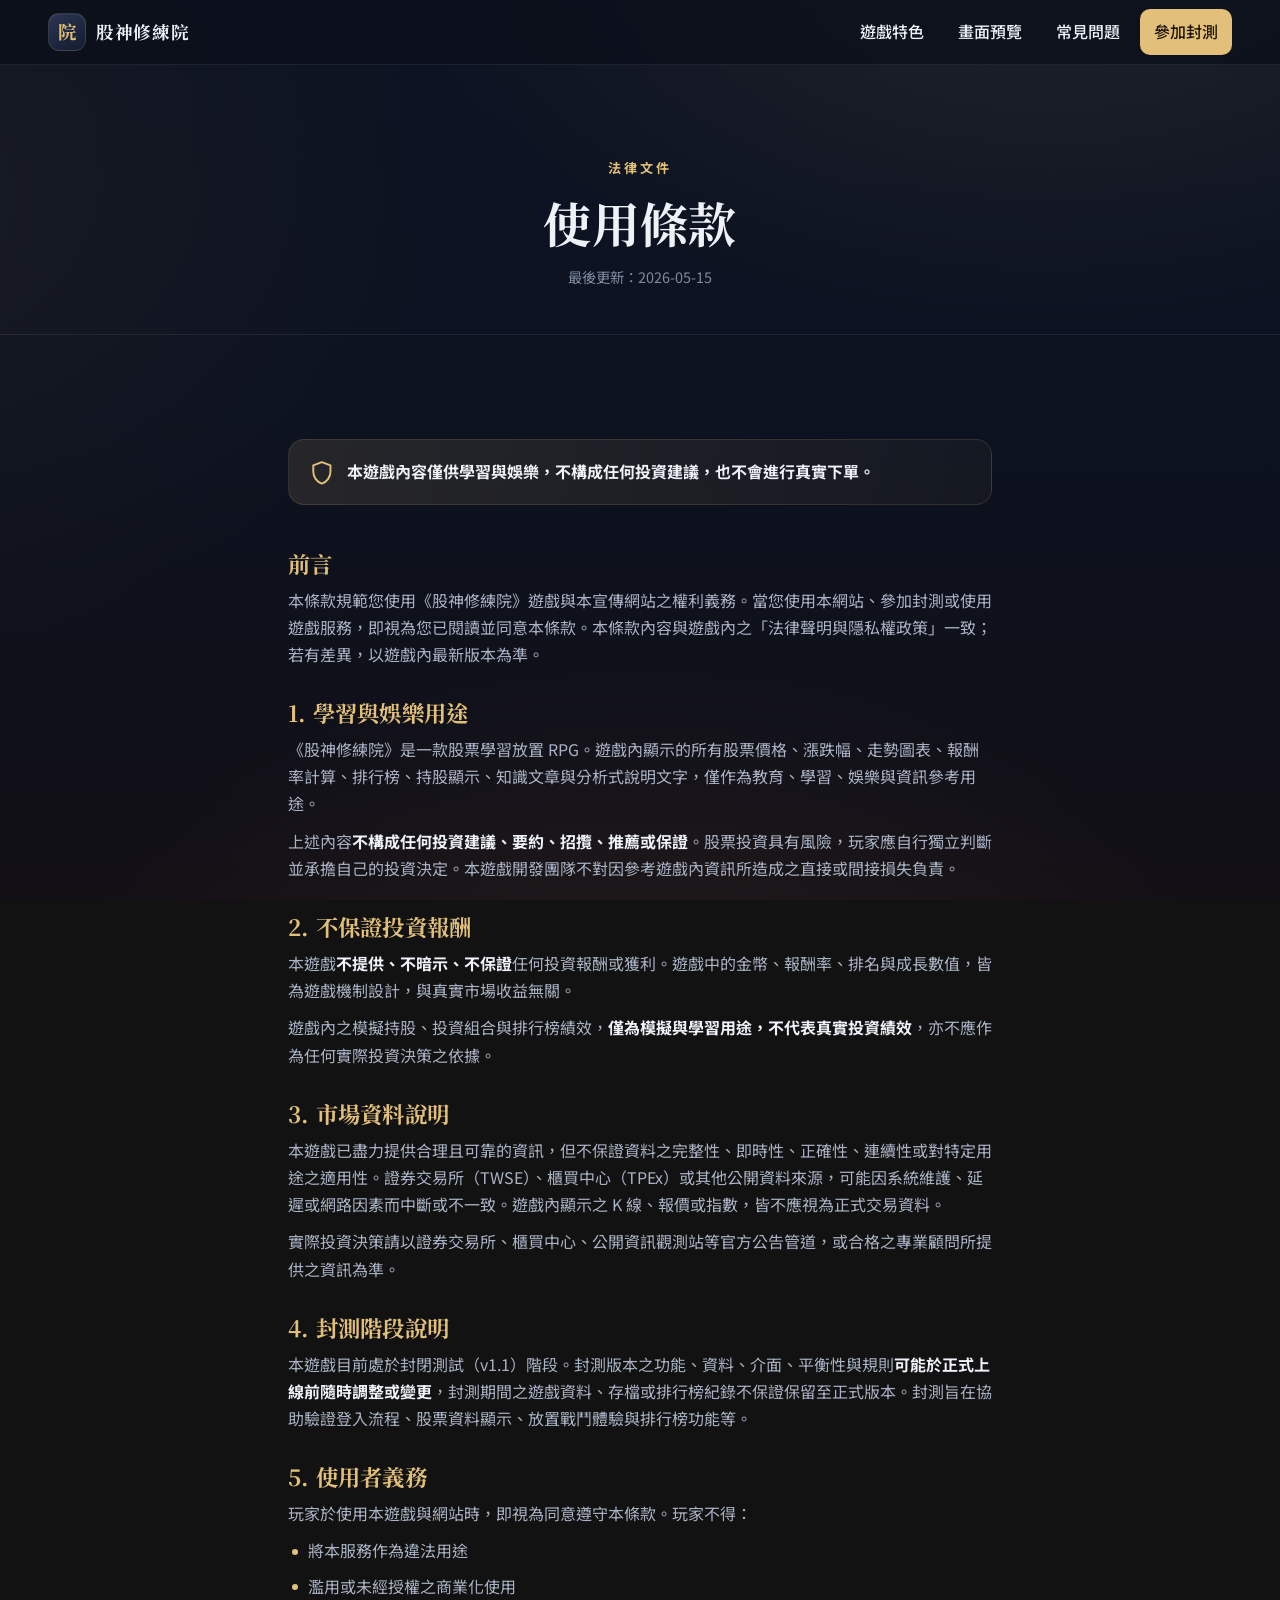
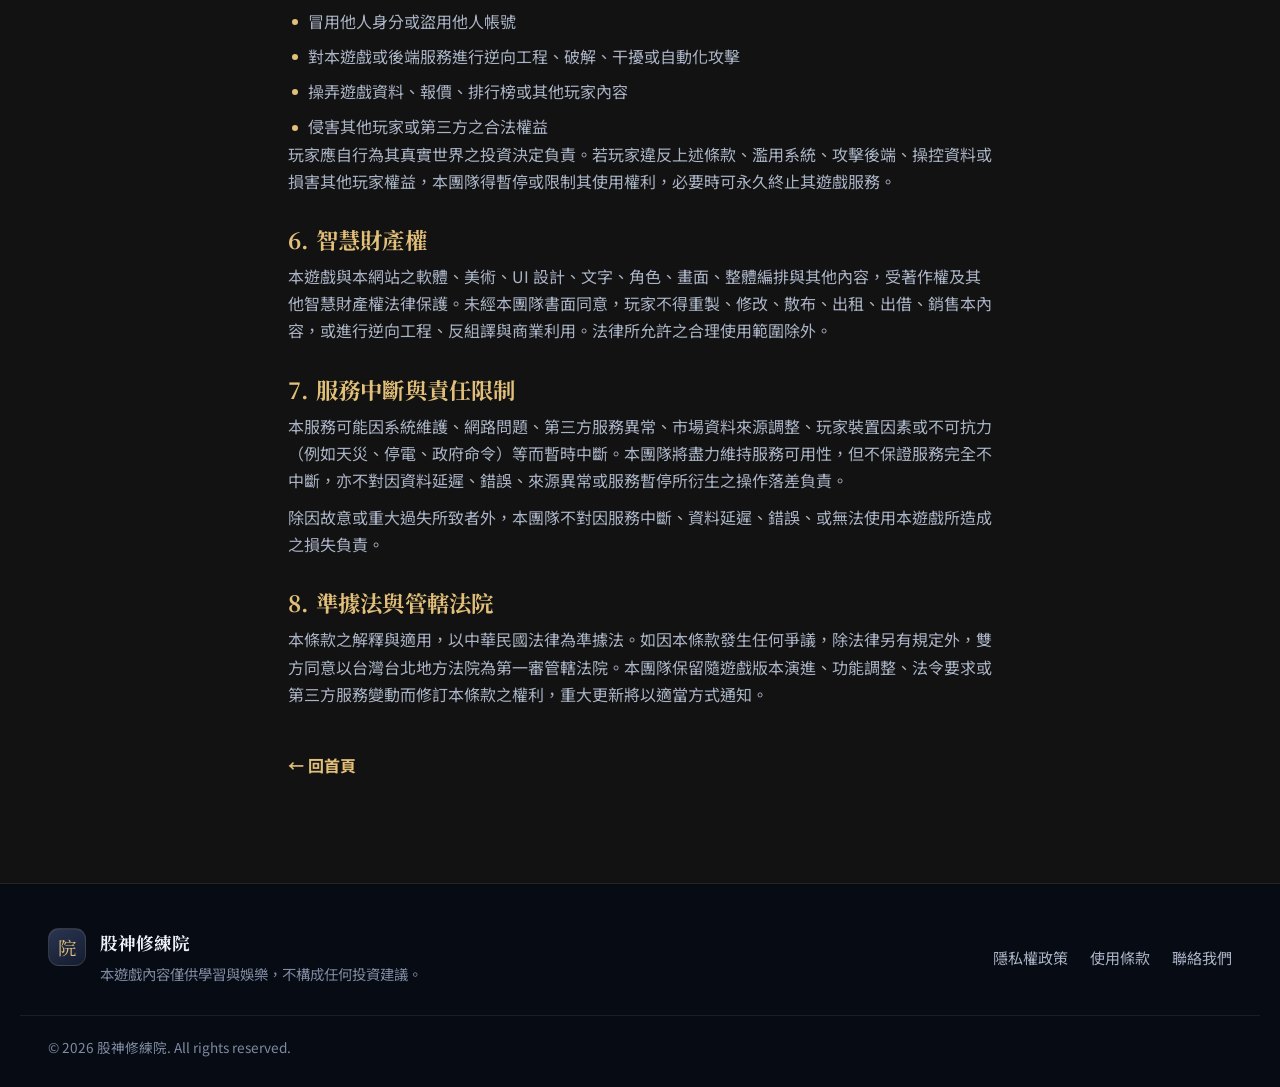
<file: terms.html>
<!DOCTYPE html>
<html lang="zh-Hant-TW">
<head>
  <meta charset="UTF-8" />
  <meta name="viewport" content="width=device-width, initial-scale=1" />

  <title>使用條款 — 股神修練院</title>
  <meta name="description" content="股神修練院使用條款：本遊戲與網站僅供學習與娛樂，不構成任何投資建議，也不會進行真實下單。模擬績效不代表真實投資績效。" />
  <meta name="theme-color" content="#0c1322" />
  <meta name="color-scheme" content="dark" />
  <meta name="robots" content="index,follow" />

  <!-- Open Graph / Twitter (shared brand share image; absolute
       GitHub Pages URL for best scraper support) -->
  <meta property="og:type" content="website" />
  <meta property="og:locale" content="zh_TW" />
  <meta property="og:site_name" content="股神修練院" />
  <meta property="og:title" content="使用條款 — 股神修練院" />
  <meta property="og:description" content="股神修練院使用條款：本遊戲與網站僅供學習與娛樂，不構成任何投資建議，也不會進行真實下單。模擬績效不代表真實投資績效。" />
  <meta property="og:image" content="https://would2000.github.io/stock-god-academy-landing/assets/images/og-image.png" />
  <meta property="og:image:type" content="image/png" />
  <meta property="og:image:width" content="1731" />
  <meta property="og:image:height" content="909" />
  <meta property="og:image:alt" content="股神修練院 — 用放置 RPG 的方式，開始你的股票修練之路" />
  <meta name="twitter:card" content="summary_large_image" />
  <meta name="twitter:image" content="https://would2000.github.io/stock-god-academy-landing/assets/images/og-image.png" />

  <link rel="icon" type="image/svg+xml" href="assets/images/favicon.svg" />
  <link rel="apple-touch-icon" href="assets/images/favicon.svg" />

  <link rel="preconnect" href="https://fonts.googleapis.com" />
  <link rel="preconnect" href="https://fonts.gstatic.com" crossorigin />
  <link href="https://fonts.googleapis.com/css2?family=Noto+Sans+TC:wght@400;500;700&family=Noto+Serif+TC:wght@600;700;900&display=swap" rel="stylesheet" />

  <link rel="stylesheet" href="styles.css" />
</head>
<body>
  <a class="skip-link" href="#main">跳到主要內容</a>

  <header class="site-header" id="top">
    <div class="container nav-inner">
      <a class="brand" href="index.html" aria-label="股神修練院首頁">
        <span class="brand-mark" aria-hidden="true">院</span>
        <span class="brand-name">股神修練院</span>
      </a>
      <nav class="site-nav" aria-label="主要導覽">
        <button class="nav-toggle" id="navToggle" aria-expanded="false" aria-controls="navMenu" aria-label="開啟選單">
          <span class="nav-toggle-bar" aria-hidden="true"></span>
          <span class="nav-toggle-bar" aria-hidden="true"></span>
          <span class="nav-toggle-bar" aria-hidden="true"></span>
        </button>
        <ul class="nav-menu" id="navMenu">
          <li><a href="index.html#features">遊戲特色</a></li>
          <li><a href="index.html#showcase">畫面預覽</a></li>
          <li><a href="index.html#faq">常見問題</a></li>
          <li><a class="nav-cta" href="https://forms.gle/QdE8Z8xVG24DybPx6" data-beta-cta target="_blank" rel="noopener noreferrer">參加封測</a></li>
        </ul>
      </nav>
    </div>
  </header>

  <main id="main">
    <section class="page-hero">
      <div class="container">
        <p class="eyebrow">法律文件</p>
        <h1>使用條款</h1>
        <p class="page-meta">最後更新：2026-05-15</p>
      </div>
    </section>

    <section class="section">
      <div class="container container-narrow legal">

        <div class="legal-callout" role="note">
          <svg class="ico" aria-hidden="true" viewBox="0 0 24 24"><path d="M12 2 4 5v6c0 5 3.4 9.4 8 11 4.6-1.6 8-6 8-11V5l-8-3Z"/></svg>
          <p><strong>本遊戲內容僅供學習與娛樂，不構成任何投資建議，也不會進行真實下單。</strong></p>
        </div>

        <div class="legal-block">
          <h2>前言</h2>
          <p>本條款規範您使用《股神修練院》遊戲與本宣傳網站之權利義務。當您使用本網站、參加封測或使用遊戲服務，即視為您已閱讀並同意本條款。本條款內容與遊戲內之「法律聲明與隱私權政策」一致；若有差異，以遊戲內最新版本為準。</p>
        </div>

        <div class="legal-block">
          <h2>1. 學習與娛樂用途</h2>
          <p>《股神修練院》是一款股票學習放置 RPG。遊戲內顯示的所有股票價格、漲跌幅、走勢圖表、報酬率計算、排行榜、持股顯示、知識文章與分析式說明文字，僅作為教育、學習、娛樂與資訊參考用途。</p>
          <p>上述內容<strong>不構成任何投資建議、要約、招攬、推薦或保證</strong>。股票投資具有風險，玩家應自行獨立判斷並承擔自己的投資決定。本遊戲開發團隊不對因參考遊戲內資訊所造成之直接或間接損失負責。</p>
        </div>

        <div class="legal-block">
          <h2>2. 不保證投資報酬</h2>
          <p>本遊戲<strong>不提供、不暗示、不保證</strong>任何投資報酬或獲利。遊戲中的金幣、報酬率、排名與成長數值，皆為遊戲機制設計，與真實市場收益無關。</p>
          <p>遊戲內之模擬持股、投資組合與排行榜績效，<strong>僅為模擬與學習用途，不代表真實投資績效</strong>，亦不應作為任何實際投資決策之依據。</p>
        </div>

        <div class="legal-block">
          <h2>3. 市場資料說明</h2>
          <p>本遊戲已盡力提供合理且可靠的資訊，但不保證資料之完整性、即時性、正確性、連續性或對特定用途之適用性。證券交易所（TWSE）、櫃買中心（TPEx）或其他公開資料來源，可能因系統維護、延遲或網路因素而中斷或不一致。遊戲內顯示之 K 線、報價或指數，皆不應視為正式交易資料。</p>
          <p>實際投資決策請以證券交易所、櫃買中心、公開資訊觀測站等官方公告管道，或合格之專業顧問所提供之資訊為準。</p>
        </div>

        <div class="legal-block">
          <h2>4. 封測階段說明</h2>
          <p>本遊戲目前處於封閉測試（v1.1）階段。封測版本之功能、資料、介面、平衡性與規則<strong>可能於正式上線前隨時調整或變更</strong>，封測期間之遊戲資料、存檔或排行榜紀錄不保證保留至正式版本。封測旨在協助驗證登入流程、股票資料顯示、放置戰鬥體驗與排行榜功能等。</p>
        </div>

        <div class="legal-block">
          <h2>5. 使用者義務</h2>
          <p>玩家於使用本遊戲與網站時，即視為同意遵守本條款。玩家不得：</p>
          <ul>
            <li>將本服務作為違法用途</li>
            <li>濫用或未經授權之商業化使用</li>
            <li>冒用他人身分或盜用他人帳號</li>
            <li>對本遊戲或後端服務進行逆向工程、破解、干擾或自動化攻擊</li>
            <li>操弄遊戲資料、報價、排行榜或其他玩家內容</li>
            <li>侵害其他玩家或第三方之合法權益</li>
          </ul>
          <p>玩家應自行為其真實世界之投資決定負責。若玩家違反上述條款、濫用系統、攻擊後端、操控資料或損害其他玩家權益，本團隊得暫停或限制其使用權利，必要時可永久終止其遊戲服務。</p>
        </div>

        <div class="legal-block">
          <h2>6. 智慧財產權</h2>
          <p>本遊戲與本網站之軟體、美術、UI 設計、文字、角色、畫面、整體編排與其他內容，受著作權及其他智慧財產權法律保護。未經本團隊書面同意，玩家不得重製、修改、散布、出租、出借、銷售本內容，或進行逆向工程、反組譯與商業利用。法律所允許之合理使用範圍除外。</p>
        </div>

        <div class="legal-block">
          <h2>7. 服務中斷與責任限制</h2>
          <p>本服務可能因系統維護、網路問題、第三方服務異常、市場資料來源調整、玩家裝置因素或不可抗力（例如天災、停電、政府命令）等而暫時中斷。本團隊將盡力維持服務可用性，但不保證服務完全不中斷，亦不對因資料延遲、錯誤、來源異常或服務暫停所衍生之操作落差負責。</p>
          <p>除因故意或重大過失所致者外，本團隊不對因服務中斷、資料延遲、錯誤、或無法使用本遊戲所造成之損失負責。</p>
        </div>

        <div class="legal-block">
          <h2>8. 準據法與管轄法院</h2>
          <p>本條款之解釋與適用，以中華民國法律為準據法。如因本條款發生任何爭議，除法律另有規定外，雙方同意以台灣台北地方法院為第一審管轄法院。本團隊保留隨遊戲版本演進、功能調整、法令要求或第三方服務變動而修訂本條款之權利，重大更新將以適當方式通知。</p>
        </div>

        <a class="back-home" href="index.html">← 回首頁</a>
      </div>
    </section>
  </main>

  <footer class="site-footer">
    <div class="container footer-inner">
      <div class="footer-brand">
        <span class="brand-mark" aria-hidden="true">院</span>
        <div>
          <p class="footer-name">股神修練院</p>
          <p class="footer-tag">本遊戲內容僅供學習與娛樂，不構成任何投資建議。</p>
        </div>
      </div>
      <nav class="footer-links" aria-label="頁尾連結">
        <a href="privacy.html">隱私權政策</a>
        <a href="terms.html">使用條款</a>
        <a href="contact.html">聯絡我們</a>
      </nav>
    </div>
    <div class="container footer-bottom">
      <!-- TODO(copyright): update name / year before release. -->
      <p>© 2026 股神修練院. All rights reserved.</p>
    </div>
  </footer>

  <script src="script.js" defer></script>
</body>
</html>
</file>
<file: styles.css>
/* =====================================================================
   股神修練院 — Landing styles
   Design intelligence: UI/UX Pro Max — "Modern Dark (Cinema Mobile)"
   + Luxury/Premium (charcoal + WCAG-tuned brass gold) + App-Store landing.
   Static, no build, mobile-first. All visible copy is zh-Hant-TW.
   ===================================================================== */

/* ---------- Design tokens ---------- */
:root {
  /* Base: deep navy/charcoal gradient — never pure #000 (OLED smear) */
  --bg-deep: #070b14;
  --bg-base: #0c1322;
  --bg-elevated: #131c30;

  /* Parchment panel (skeuomorphic, used sparingly) */
  --parchment-1: #1b2236;
  --parchment-2: #161d2f;

  /* Brass / gold accent — WCAG-tuned.
     --gold (#e2c079) on --bg-base ≈ 9:1 (AAA text/icon).
     Deep --gold-ink used as text ON the gold button. */
  --gold: #e2c079;
  --gold-soft: #d7b46a;
  --gold-dim: rgba(226, 192, 121, 0.16);
  --gold-ink: #1c1407;

  /* Text */
  --fg: #eef1f7;          /* primary text on dark ≈ 15:1 */
  --fg-muted: #aab3c5;    /* secondary text on dark ≈ 6.5:1 (>4.5) */
  --fg-faint: #7f8aa1;    /* tertiary, large text only */

  --border: rgba(226, 192, 121, 0.14);
  --border-soft: rgba(255, 255, 255, 0.08);

  --radius: 16px;
  --radius-sm: 10px;
  --radius-pill: 999px;

  --maxw: 1240px;
  --maxw-narrow: 760px;
  --pad: clamp(16px, 5vw, 28px);

  --ease: cubic-bezier(0.16, 1, 0.3, 1);
  --dur: 240ms;

  --shadow-card: 0 1px 0 rgba(255, 255, 255, 0.04) inset,
    0 18px 40px -24px rgba(0, 0, 0, 0.8);
  --glow-gold: 0 0 0 1px rgba(226, 192, 121, 0.35),
    0 14px 38px -12px rgba(226, 192, 121, 0.45);

  color-scheme: dark;
}

/* ---------- Reset / base ---------- */
*,
*::before,
*::after {
  box-sizing: border-box;
}

html {
  -webkit-text-size-adjust: 100%;
  scroll-behavior: smooth;
}

body {
  margin: 0;
  font-family: "Noto Sans TC", system-ui, -apple-system, "Segoe UI", sans-serif;
  font-size: 16px;
  line-height: 1.7;
  color: var(--fg);
  background: var(--bg-base);
  /* "黑夜書院中的金色修練氛圍" — layered, dark-first, warm gold ambience.
     All gold/bronze stops kept at low alpha so text stays readable and
     the page never reads bright/yellow. Pure static gradients (no
     animation → reduced-motion safe, lightweight). */
  background: radial-gradient(
      1150px 720px at 82% -10%,
      rgba(232, 197, 123, 0.1),
      transparent 58%
    ),
    radial-gradient(
      900px 760px at -8% 22%,
      rgba(150, 110, 60, 0.09),
      transparent 60%
    ),
    radial-gradient(
      1000px 620px at 50% 116%,
      rgba(226, 178, 110, 0.08),
      transparent 62%
    ),
    linear-gradient(
      180deg,
      var(--bg-base) 0%,
      #0c1220 46%,
      #120f15 100%
    );
  background-attachment: fixed;
  overflow-x: hidden;
  -webkit-font-smoothing: antialiased;
}

img {
  max-width: 100%;
  display: block;
  height: auto;
}

h1,
h2,
h3 {
  font-family: "Noto Serif TC", Georgia, "Songti TC", serif;
  line-height: 1.25;
  margin: 0;
  font-weight: 700;
  letter-spacing: 0.01em;
}

p {
  margin: 0;
}

a {
  color: var(--gold);
  text-decoration: none;
}

ul,
ol {
  margin: 0;
  padding: 0;
  list-style: none;
}

/* ---------- Accessibility ---------- */
.skip-link {
  position: absolute;
  left: 16px;
  top: -60px;
  z-index: 2000;
  background: var(--gold);
  color: var(--gold-ink);
  padding: 10px 16px;
  border-radius: var(--radius-sm);
  font-weight: 700;
  transition: top var(--dur) var(--ease);
}
.skip-link:focus {
  top: 16px;
}

:focus-visible {
  outline: 3px solid var(--gold);
  outline-offset: 3px;
  border-radius: 4px;
}

.ico {
  width: 1.15em;
  height: 1.15em;
  fill: none;
  stroke: currentColor;
  stroke-width: 1.8;
  stroke-linecap: round;
  stroke-linejoin: round;
  flex: none;
}

/* ---------- Layout ---------- */
.container {
  width: 100%;
  max-width: var(--maxw);
  margin-inline: auto;
  padding-inline: var(--pad);
}
.container-narrow {
  max-width: var(--maxw-narrow);
}

.section {
  padding-block: clamp(56px, 9vw, 104px);
}
.section-alt {
  background: radial-gradient(
      120% 60% at 50% 0%,
      rgba(226, 192, 121, 0.05),
      transparent 70%
    ),
    linear-gradient(
      180deg,
      rgba(226, 192, 121, 0.028),
      rgba(255, 255, 255, 0.012)
    );
  border-block: 1px solid var(--border);
}

.section-head {
  max-width: 680px;
  margin: 0 auto clamp(34px, 6vw, 56px);
  text-align: center;
}
.section-head h2 {
  font-size: clamp(1.7rem, 5.4vw, 2.6rem);
  margin-bottom: 12px;
}
.section-sub {
  color: var(--fg-muted);
}

.eyebrow {
  display: inline-block;
  font-size: 0.82rem;
  letter-spacing: 0.22em;
  color: var(--gold);
  font-weight: 700;
  margin-bottom: 14px;
  text-transform: none;
}

/* scroll offset so sticky header never covers section titles */
section[id],
[id="top"] {
  scroll-margin-top: 84px;
}

/* ---------- Header / nav ---------- */
.site-header {
  position: sticky;
  top: 0;
  z-index: 1000;
  background: rgba(10, 15, 26, 0.72);
  backdrop-filter: blur(14px);
  -webkit-backdrop-filter: blur(14px);
  border-bottom: 1px solid var(--border-soft);
}
.nav-inner {
  display: flex;
  align-items: center;
  justify-content: space-between;
  min-height: 64px;
  gap: 16px;
}
.brand {
  display: flex;
  align-items: center;
  gap: 10px;
  color: var(--fg);
  font-family: "Noto Serif TC", serif;
  font-weight: 700;
}
.brand-mark {
  display: grid;
  place-items: center;
  width: 38px;
  height: 38px;
  border-radius: 11px;
  background: linear-gradient(150deg, #2a3552, #141c2f);
  border: 1px solid var(--border);
  color: var(--gold);
  font-family: "Noto Serif TC", serif;
  font-size: 1.15rem;
  box-shadow: var(--shadow-card);
}
.brand-name {
  font-size: 1.1rem;
  letter-spacing: 0.04em;
}

.site-nav {
  display: flex;
  align-items: center;
}
.nav-toggle {
  display: inline-flex;
  flex-direction: column;
  justify-content: center;
  gap: 5px;
  width: 44px;
  height: 44px;
  padding: 0;
  background: transparent;
  border: 1px solid var(--border);
  border-radius: var(--radius-sm);
  cursor: pointer;
}
.nav-toggle-bar {
  display: block;
  width: 20px;
  height: 2px;
  margin-inline: auto;
  background: var(--gold);
  transition: transform var(--dur) var(--ease), opacity var(--dur) var(--ease);
}
.nav-toggle[aria-expanded="true"] .nav-toggle-bar:nth-child(1) {
  transform: translateY(7px) rotate(45deg);
}
.nav-toggle[aria-expanded="true"] .nav-toggle-bar:nth-child(2) {
  opacity: 0;
}
.nav-toggle[aria-expanded="true"] .nav-toggle-bar:nth-child(3) {
  transform: translateY(-7px) rotate(-45deg);
}

.nav-menu {
  position: fixed;
  inset: 64px 0 auto 0;
  display: grid;
  gap: 4px;
  padding: 16px var(--pad) 24px;
  background: rgba(10, 15, 26, 0.97);
  backdrop-filter: blur(14px);
  border-bottom: 1px solid var(--border);
  transform: translateY(-12px);
  opacity: 0;
  pointer-events: none;
  transition: opacity var(--dur) var(--ease), transform var(--dur) var(--ease);
}
.nav-menu.open {
  transform: translateY(0);
  opacity: 1;
  pointer-events: auto;
}
.nav-menu a {
  display: block;
  padding: 12px 14px;
  border-radius: var(--radius-sm);
  color: var(--fg);
  font-weight: 500;
}
.nav-menu a:hover {
  background: var(--gold-dim);
  color: var(--gold);
}
.nav-cta {
  background: var(--gold);
  color: var(--gold-ink) !important;
  font-weight: 700;
  text-align: center;
}

/* ---------- Buttons ---------- */
.btn {
  --bh: 52px;
  display: inline-flex;
  align-items: center;
  justify-content: center;
  min-height: var(--bh);
  padding: 0 26px;
  border-radius: var(--radius-pill);
  font-weight: 700;
  font-size: 1rem;
  cursor: pointer;
  border: 1px solid transparent;
  transition: transform var(--dur) var(--ease), box-shadow var(--dur) var(--ease),
    background var(--dur) var(--ease);
}
.btn-primary {
  background: linear-gradient(135deg, #f0d290, var(--gold) 55%, #c79c4f);
  color: var(--gold-ink);
  box-shadow: var(--glow-gold);
}
.btn-primary:hover {
  transform: translateY(-2px);
  box-shadow: 0 0 0 1px rgba(226, 192, 121, 0.5),
    0 20px 46px -12px rgba(226, 192, 121, 0.6);
}
.btn-primary:active {
  transform: scale(0.985);
}
.btn-ghost {
  background: rgba(255, 255, 255, 0.04);
  color: var(--fg);
  border-color: var(--border);
}
.btn-ghost:hover {
  border-color: var(--gold);
  color: var(--gold);
  transform: translateY(-2px);
}
.btn-lg {
  --bh: 58px;
  padding: 0 38px;
  font-size: 1.06rem;
}

/* ---------- Hero (banner image) ---------- */
.hero-image-section {
  padding: clamp(20px, 4vw, 44px) var(--pad) clamp(8px, 2vw, 20px);
}
.hero-figure {
  max-width: var(--maxw);
  margin-inline: auto;
}
.hero-art-image {
  display: block;
  width: 100%;
  height: auto;
  border-radius: var(--radius);
  border: 1px solid var(--border);
  box-shadow: var(--shadow-card);
}

/* ---------- Hero (legacy CSS layout — no longer rendered) ---------- */
.hero {
  position: relative;
  overflow: hidden;
  padding-block: clamp(48px, 11vw, 116px);
}
.hero-bg {
  position: absolute;
  inset: 0;
  z-index: 0;
  pointer-events: none;
}
.orb {
  position: absolute;
  border-radius: 50%;
  filter: blur(70px);
  opacity: 0.5;
}
.orb-a {
  width: 360px;
  height: 360px;
  top: -90px;
  right: -60px;
  background: rgba(226, 192, 121, 0.22);
  animation: float-orb 16s var(--ease) infinite alternate;
}
.orb-b {
  width: 320px;
  height: 320px;
  bottom: -120px;
  left: -80px;
  background: rgba(86, 110, 180, 0.28);
  animation: float-orb 20s var(--ease) infinite alternate-reverse;
}
.orb-c {
  width: 420px;
  height: 420px;
  top: 50%;
  left: 50%;
  transform: translate(-50%, -50%);
  background: rgba(226, 192, 121, 0.16);
}
.grid-glow {
  position: absolute;
  inset: 0;
  background-image: linear-gradient(
      rgba(226, 192, 121, 0.05) 1px,
      transparent 1px
    ),
    linear-gradient(90deg, rgba(226, 192, 121, 0.05) 1px, transparent 1px);
  background-size: 64px 64px;
  -webkit-mask-image: radial-gradient(
    700px 460px at 50% 18%,
    #000,
    transparent 75%
  );
  mask-image: radial-gradient(700px 460px at 50% 18%, #000, transparent 75%);
}

.hero-grid {
  position: relative;
  z-index: 1;
  display: grid;
  gap: clamp(36px, 7vw, 64px);
  align-items: center;
}
.hero-copy h1 {
  font-size: clamp(2.4rem, 11vw, 4.4rem);
  font-weight: 900;
  margin-block: 4px 14px;
  background: linear-gradient(180deg, #fdf3da, #e2c079 70%, #b88f44);
  -webkit-background-clip: text;
  background-clip: text;
  color: transparent;
}
.hero-subtitle {
  font-size: clamp(1.05rem, 4.4vw, 1.4rem);
  font-weight: 500;
  color: var(--fg);
  margin-bottom: 14px;
}
.hero-support {
  color: var(--fg-muted);
  max-width: 52ch;
  margin-bottom: 30px;
}
.cta-row {
  display: flex;
  flex-wrap: wrap;
  gap: 14px;
  margin-bottom: 22px;
}
.cta-row .btn {
  flex: 1 1 auto;
  min-width: 168px;
}
.hero-note {
  display: flex;
  align-items: center;
  gap: 8px;
  font-size: 0.9rem;
  color: var(--fg-faint);
}
.hero-note .ico {
  color: var(--gold-soft);
}

/* Device mockup */
.hero-visual {
  position: relative;
  display: grid;
  place-items: center;
  min-height: 360px;
}
.device {
  position: relative;
  width: clamp(218px, 62vw, 282px);
  aspect-ratio: 9 / 19;
  border-radius: 38px;
  padding: 12px;
  background: linear-gradient(155deg, #2c3550, #10172700);
  border: 1px solid var(--border);
  box-shadow: 0 40px 80px -30px rgba(0, 0, 0, 0.85),
    var(--glow-gold);
}
.device-notch {
  position: absolute;
  top: 12px;
  left: 50%;
  transform: translateX(-50%);
  width: 38%;
  height: 18px;
  background: #060a12;
  border-radius: 0 0 12px 12px;
  z-index: 2;
}
.device-screen {
  height: 100%;
  border-radius: 28px;
  background: linear-gradient(180deg, #101a30, #0a0f1c);
  border: 1px solid var(--border-soft);
  padding: 26px 16px 16px;
  display: grid;
  grid-template-rows: auto 1fr auto auto;
  gap: 12px;
  overflow: hidden;
}
.mock-topbar {
  display: flex;
  align-items: center;
  gap: 8px;
}
.mock-coin {
  width: 18px;
  height: 18px;
  border-radius: 50%;
  background: radial-gradient(circle at 35% 30%, #fbe3a4, #c2933f);
}
.mock-bar {
  height: 8px;
  border-radius: 4px;
  flex: 1;
  background: rgba(255, 255, 255, 0.12);
}
.mock-bar.short {
  flex: 0 0 34px;
  background: var(--gold-dim);
}
.mock-stage {
  position: relative;
  border-radius: 14px;
  background: radial-gradient(
      120px 90px at 50% 60%,
      rgba(226, 192, 121, 0.22),
      transparent 70%
    ),
    linear-gradient(180deg, #15203a, #0c1325);
  border: 1px solid var(--border-soft);
}
.mock-hero {
  position: absolute;
  left: 50%;
  bottom: 16%;
  transform: translateX(-50%);
  width: 46px;
  height: 64px;
  border-radius: 12px 12px 16px 16px;
  background: linear-gradient(180deg, #e2c079, #7d6128);
  box-shadow: 0 0 22px rgba(226, 192, 121, 0.5);
}
.mock-spark {
  position: absolute;
  width: 7px;
  height: 7px;
  border-radius: 50%;
  background: var(--gold);
  opacity: 0.85;
}
.mock-spark.s1 {
  top: 22%;
  left: 28%;
  animation: twinkle 2.6s ease-in-out infinite;
}
.mock-spark.s2 {
  top: 36%;
  right: 24%;
  animation: twinkle 3.2s ease-in-out infinite 0.4s;
}
.mock-spark.s3 {
  bottom: 30%;
  left: 22%;
  animation: twinkle 2.9s ease-in-out infinite 0.8s;
}
.mock-chart {
  height: 52px;
  border-radius: 12px;
  background: rgba(255, 255, 255, 0.03);
  border: 1px solid var(--border-soft);
  padding: 6px 8px;
}
.mock-chart svg {
  width: 100%;
  height: 100%;
}
.mock-chart polyline {
  fill: none;
  stroke: var(--gold);
  stroke-width: 2.4;
  stroke-linecap: round;
  stroke-linejoin: round;
}
.mock-cards {
  display: grid;
  grid-template-columns: repeat(3, 1fr);
  gap: 8px;
}
.mock-card {
  height: 40px;
  border-radius: 10px;
  background: linear-gradient(180deg, #1a2540, #121a2e);
  border: 1px solid var(--border-soft);
}

.badge-float {
  position: absolute;
  padding: 9px 14px;
  font-size: 0.8rem;
  font-weight: 700;
  color: var(--gold-ink);
  background: linear-gradient(135deg, #f0d290, var(--gold));
  border-radius: var(--radius-pill);
  box-shadow: var(--shadow-card);
  white-space: nowrap;
}
.badge-1 {
  top: 16%;
  left: -4px;
  animation: float-soft 6s var(--ease) infinite alternate;
}
.badge-2 {
  bottom: 14%;
  right: -4px;
  background: rgba(19, 28, 48, 0.92);
  color: var(--gold);
  border: 1px solid var(--border);
  animation: float-soft 7s var(--ease) infinite alternate-reverse;
}
.float-slow {
  animation: float-soft 9s var(--ease) infinite alternate;
}

/* ---------- Disclaimer strip ---------- */
.disclaimer {
  background: linear-gradient(
    90deg,
    rgba(226, 192, 121, 0.1),
    rgba(226, 192, 121, 0.04)
  );
  border-block: 1px solid var(--border);
}
.disclaimer .container {
  display: flex;
  align-items: center;
  justify-content: center;
  gap: 12px;
  padding-block: 16px;
  text-align: center;
}
.disclaimer .ico {
  color: var(--gold);
  font-size: 1.3rem;
}
.disclaimer p {
  font-size: 0.95rem;
  color: var(--fg);
  font-weight: 500;
}

/* ---------- Value cards ---------- */
.value-grid,
.feature-grid,
.step-grid,
.shot-grid {
  display: grid;
  gap: 18px;
}
.value-card,
.feature-card,
.step-card {
  position: relative;
  background: linear-gradient(180deg, var(--parchment-1), var(--parchment-2));
  border: 1px solid var(--border);
  border-radius: var(--radius);
  padding: 28px 24px;
  box-shadow: var(--shadow-card);
}
.value-card::before,
.feature-card::before {
  content: "";
  position: absolute;
  inset: 0;
  border-radius: var(--radius);
  padding: 1px;
  background: linear-gradient(
    160deg,
    rgba(226, 192, 121, 0.45),
    transparent 45%
  );
  -webkit-mask: linear-gradient(#000 0 0) content-box,
    linear-gradient(#000 0 0);
  -webkit-mask-composite: xor;
  mask-composite: exclude;
  pointer-events: none;
  z-index: 3;
}
.value-ico,
.feature-ico {
  display: grid;
  place-items: center;
  width: 52px;
  height: 52px;
  margin-bottom: 16px;
  border-radius: 13px;
  background: var(--gold-dim);
  border: 1px solid var(--border);
}
.value-ico svg,
.feature-ico svg {
  width: 26px;
  height: 26px;
  fill: none;
  stroke: var(--gold);
  stroke-width: 1.8;
  stroke-linecap: round;
  stroke-linejoin: round;
}
.value-card h3,
.feature-card h3,
.step-card h3 {
  font-size: 1.22rem;
  margin-bottom: 8px;
  color: var(--fg);
}
.value-card p,
.feature-card p,
.step-card p {
  color: var(--fg-muted);
  font-size: 0.97rem;
}

/* ---------- Feature card art backgrounds ----------
   Layer model per card:
     z0  card background-image  → per-card art-directed gradients (dark)
     z1  .feature-card::after   → dark→gold readability scrim
     z2  content (icon/h3/p)    → always above scrim, high contrast
     z3  .feature-card::before  → crisp gold border on top
   All art is pure CSS gradients (no assets, no animation) so it stays
   lightweight and reduced-motion safe. Drop-in real art is supported
   via the .feature-card--img helper (see README). */
.feature-card {
  overflow: hidden;
  isolation: isolate;
  background-size: cover;
  background-position: center;
}
.feature-card::after {
  content: "";
  position: absolute;
  inset: 0;
  z-index: 1;
  border-radius: var(--radius);
  pointer-events: none;
  background: radial-gradient(
      130% 90% at 50% 4%,
      rgba(226, 192, 121, 0.06),
      transparent 55%
    ),
    linear-gradient(
      180deg,
      rgba(7, 11, 20, 0.34) 0%,
      rgba(7, 11, 20, 0.58) 46%,
      rgba(6, 9, 16, 0.84) 100%
    );
}
.feature-card .feature-ico,
.feature-card h3,
.feature-card p {
  position: relative;
  z-index: 2;
}
/* Optional drop-in real art: add class + inline --feat-img (see README) */
.feature-card--img {
  background-image: var(--feat-img, none);
}

/* Each card = a stylized mini-UI of the matching in-game screen.
   Game refs (read-only): market_tab / idle_tab / leaderboard_dialog /
   knowledge_tab / wallpaper_tab / settings_tab + antique_styles.dart,
   app_theme.dart, battle_hud_theme.dart. Palettes mirror those screens;
   the dark ::after scrim still guarantees text contrast on every card. */

/* 1. 英雄選股 → 股市分頁 (Market): graphite/navy 4-stop, brass rim,
   candlestick + thin gold gridlines, price plaque glow */
.feature-card--hero {
  background-image: radial-gradient(
      130px 70px at 80% 12%,
      rgba(214, 177, 93, 0.18),
      transparent 70%
    ),
    linear-gradient(
      62deg,
      transparent 44%,
      rgba(226, 197, 110, 0.42) 47% 49%,
      transparent 52%
    ),
    repeating-linear-gradient(
      90deg,
      rgba(214, 177, 93, 0.16) 0 4px,
      transparent 4px 17px
    ),
    repeating-linear-gradient(
      0deg,
      rgba(214, 177, 93, 0.06) 0 1px,
      transparent 1px 26px
    ),
    linear-gradient(
      180deg,
      #241a0e 0%,
      #1a1410 32%,
      #141a22 72%,
      #1a120a 100%
    );
  box-shadow: var(--shadow-card), inset 0 0 0 1px rgba(214, 177, 93, 0.22);
}

/* 2. 放置戰鬥 → 掛機畫面 (Idle HUD): deep indigo, cyan HUD strips,
   gold currency dot, DPS bar, battle-log lines, stage badge glow */
.feature-card--battle {
  background-image: radial-gradient(
      54px 54px at 18% 18%,
      rgba(73, 224, 240, 0.22),
      transparent 70%
    ),
    radial-gradient(
      26px 26px at 84% 18%,
      rgba(255, 183, 77, 0.3),
      transparent 70%
    ),
    linear-gradient(
      180deg,
      rgba(73, 224, 240, 0.16) 0 5%,
      transparent 5%
    ),
    linear-gradient(
      180deg,
      transparent 68%,
      rgba(73, 224, 240, 0.16) 70% 73%,
      transparent 75%
    ),
    repeating-linear-gradient(
      0deg,
      transparent 0 8px,
      rgba(143, 163, 194, 0.09) 8px 9px
    ),
    linear-gradient(180deg, #0c1530, #0b1326 60%, #091022 100%);
  box-shadow: var(--shadow-card), inset 0 0 0 1px rgba(73, 224, 240, 0.18);
}

/* 3. 股神天梯 → 天梯排行榜 (Leaderboard): walnut + brass, left medal
   discs (gold/silver/bronze), horizontal rank rows + brass dividers */
.feature-card--ladder {
  background-image: radial-gradient(
      12px 12px at 8% 24%,
      rgba(255, 216, 107, 0.5),
      transparent 70%
    ),
    radial-gradient(
      12px 12px at 8% 50%,
      rgba(215, 220, 227, 0.32),
      transparent 70%
    ),
    radial-gradient(
      12px 12px at 8% 76%,
      rgba(205, 138, 82, 0.34),
      transparent 70%
    ),
    radial-gradient(
      90px 60px at 50% 6%,
      rgba(255, 216, 107, 0.16),
      transparent 70%
    ),
    repeating-linear-gradient(
      0deg,
      transparent 0 25px,
      rgba(214, 177, 93, 0.12) 25px 26px
    ),
    linear-gradient(180deg, #2a1e14, #160d06 100%);
  box-shadow: var(--shadow-card), inset 0 0 0 1px rgba(214, 177, 93, 0.22);
}

/* 4. 股票知識 → 知識分頁 (Knowledge): walnut/coffee, desk-lamp glow,
   side bookshelf bands, category chip row, book-spine rails */
.feature-card--knowledge {
  background-image: radial-gradient(
      150px 120px at 88% 8%,
      rgba(224, 183, 101, 0.2),
      transparent 66%
    ),
    linear-gradient(
      180deg,
      transparent 13%,
      rgba(224, 183, 101, 0.13) 13% 17%,
      transparent 17%
    ),
    repeating-linear-gradient(
      90deg,
      rgba(224, 183, 101, 0.1) 0 3px,
      transparent 3px 11px
    ),
    repeating-linear-gradient(
      0deg,
      transparent 0 19px,
      rgba(146, 108, 56, 0.16) 19px 20px
    ),
    linear-gradient(180deg, #241a10, #1f0f08 55%, #150b07 100%);
  box-shadow: var(--shadow-card), inset 0 0 0 1px rgba(224, 183, 101, 0.2);
}

/* 5. 壁紙收藏 → 壁紙分頁 (Wallpaper): mahogany, top-lamp spotlight,
   gallery frame grid, burgundy spine bands, gold corner badges */
.feature-card--wallpaper {
  background-image: radial-gradient(
      170px 110px at 50% 2%,
      rgba(244, 214, 140, 0.22),
      transparent 64%
    ),
    repeating-linear-gradient(
      90deg,
      rgba(107, 31, 43, 0.24) 0 2px,
      transparent 2px 34px
    ),
    repeating-linear-gradient(
      90deg,
      transparent 0 33px,
      rgba(224, 183, 101, 0.12) 33px 34px
    ),
    repeating-linear-gradient(
      0deg,
      transparent 0 23px,
      rgba(224, 183, 101, 0.1) 23px 24px
    ),
    linear-gradient(180deg, #241521, #2a1810 55%, #150b10 100%);
  box-shadow: var(--shadow-card), inset 0 0 0 1px rgba(224, 183, 101, 0.2);
}

/* 6. 雲端存檔 → 設定頁 (Settings): INTENTIONALLY silver/mechanical —
   brushed steel plates, cyan LED toggles, amber privacy marker */
.feature-card--cloud {
  background-image: radial-gradient(
      9px 9px at 80% 30%,
      rgba(137, 218, 255, 0.5),
      transparent 70%
    ),
    radial-gradient(
      9px 9px at 80% 54%,
      rgba(137, 218, 255, 0.34),
      transparent 70%
    ),
    radial-gradient(
      10px 10px at 80% 80%,
      rgba(228, 184, 92, 0.4),
      transparent 70%
    ),
    linear-gradient(
      180deg,
      rgba(192, 204, 216, 0.1) 0 4%,
      transparent 4%
    ),
    repeating-linear-gradient(
      0deg,
      transparent 0 23px,
      rgba(192, 204, 216, 0.1) 23px 24px
    ),
    repeating-linear-gradient(
      115deg,
      rgba(192, 204, 216, 0.05) 0 2px,
      transparent 2px 8px
    ),
    linear-gradient(180deg, #1a1f26, #0e1218 60%, #050709 100%);
  box-shadow: var(--shadow-card), inset 0 0 0 1px rgba(192, 204, 216, 0.2);
}

/* ---------- How it works ---------- */
.step-card {
  padding-top: 34px;
}
.step-num {
  position: absolute;
  top: -18px;
  left: 24px;
  display: grid;
  place-items: center;
  width: 38px;
  height: 38px;
  border-radius: 50%;
  background: linear-gradient(135deg, #f0d290, var(--gold));
  color: var(--gold-ink);
  font-weight: 800;
  font-family: "Noto Serif TC", serif;
  box-shadow: var(--shadow-card);
}
.how-cta {
  margin-top: clamp(28px, 5vw, 44px);
  text-align: center;
}

/* ---------- Showcase ---------- */
.shot {
  display: grid;
  gap: 12px;
}
/* Premium portrait frame around real 9:16 phone screenshots */
.shot-frame {
  position: relative;
  padding: 6px;
  border-radius: var(--radius);
  background: linear-gradient(155deg, #2c3550, rgba(16, 23, 39, 0));
  border: 1px solid var(--border);
  box-shadow: 0 24px 50px -28px rgba(0, 0, 0, 0.85), var(--glow-gold);
  overflow: hidden;
}
/* Subtle top gloss — decorative, never blocks the image */
.shot-frame::after {
  content: "";
  position: absolute;
  inset: 6px;
  border-radius: calc(var(--radius) - 5px);
  background: linear-gradient(
    180deg,
    rgba(255, 255, 255, 0.1),
    rgba(255, 255, 255, 0) 38%
  );
  pointer-events: none;
}
.shot-canvas {
  display: block;
  width: 100%;
  height: auto;
  aspect-ratio: 9 / 16;
  object-fit: cover;
  object-position: top center;
  border-radius: calc(var(--radius) - 5px);
  border: 1px solid var(--border-soft);
  background: linear-gradient(165deg, #1a2138, #0e1424);
}
.shot-label {
  text-align: center;
  font-weight: 700;
  color: var(--fg);
  font-family: "Noto Serif TC", serif;
}

/* ---------- Beta CTA ---------- */
.beta {
  position: relative;
  overflow: hidden;
  text-align: center;
  padding-block: clamp(60px, 10vw, 112px);
  border-block: 1px solid var(--border);
  background: linear-gradient(
    180deg,
    rgba(226, 192, 121, 0.06),
    rgba(7, 11, 20, 0)
  );
}
.beta-inner {
  position: relative;
  z-index: 1;
  max-width: 660px;
}
.beta-inner h2 {
  font-size: clamp(1.8rem, 6vw, 2.8rem);
  margin-bottom: 16px;
}
.beta-copy {
  color: var(--fg-muted);
  margin-bottom: 30px;
}
.beta-note {
  margin-top: 16px;
  font-size: 0.86rem;
  color: var(--fg-faint);
}

/* ---------- FAQ ---------- */
.faq-list {
  display: grid;
  gap: 12px;
}
.faq-item {
  background: linear-gradient(180deg, var(--parchment-1), var(--parchment-2));
  border: 1px solid var(--border);
  border-radius: var(--radius);
  overflow: hidden;
}
.faq-item summary {
  display: flex;
  align-items: center;
  justify-content: space-between;
  gap: 16px;
  padding: 18px 22px;
  cursor: pointer;
  font-weight: 700;
  font-size: 1.04rem;
  color: var(--fg);
  list-style: none;
}
.faq-item summary::-webkit-details-marker {
  display: none;
}
.faq-icon {
  position: relative;
  width: 16px;
  height: 16px;
  flex: none;
}
.faq-icon::before,
.faq-icon::after {
  content: "";
  position: absolute;
  background: var(--gold);
  border-radius: 2px;
  transition: transform var(--dur) var(--ease);
}
.faq-icon::before {
  inset: 7px 0;
}
.faq-icon::after {
  inset: 0 7px;
}
.faq-item[open] .faq-icon::after {
  transform: scaleY(0);
}
.faq-body {
  padding: 0 22px 20px;
  color: var(--fg-muted);
}

/* ---------- Footer ---------- */
.site-footer {
  border-top: 1px solid var(--border);
  background: var(--bg-deep);
  padding-block: 44px 28px;
}
.footer-inner {
  display: grid;
  gap: 24px;
}
.footer-brand {
  display: flex;
  gap: 14px;
  align-items: flex-start;
}
.footer-name {
  font-family: "Noto Serif TC", serif;
  font-weight: 700;
  font-size: 1.1rem;
  color: var(--fg);
}
.footer-tag {
  color: var(--fg-faint);
  font-size: 0.9rem;
  margin-top: 4px;
}
.footer-links {
  display: flex;
  flex-wrap: wrap;
  gap: 10px 22px;
}
.footer-links a {
  color: var(--fg-muted);
  font-size: 0.94rem;
}
.footer-links a:hover {
  color: var(--gold);
}
.footer-bottom {
  margin-top: 28px;
  padding-top: 20px;
  border-top: 1px solid var(--border-soft);
  color: var(--fg-faint);
  font-size: 0.85rem;
}

/* ---------- Legal / content pages (privacy / terms / contact) ---------- */
.page-hero {
  padding-block: clamp(48px, 9vw, 88px) clamp(28px, 5vw, 44px);
  text-align: center;
  border-bottom: 1px solid var(--border-soft);
}
.page-hero h1 {
  font-size: clamp(1.9rem, 6.5vw, 3rem);
  margin-bottom: 12px;
}
.page-meta {
  color: var(--fg-faint);
  font-size: 0.9rem;
}
.legal {
  max-width: var(--maxw-narrow);
}
.legal-callout {
  display: flex;
  gap: 12px;
  align-items: flex-start;
  background: linear-gradient(
    90deg,
    rgba(226, 192, 121, 0.12),
    rgba(226, 192, 121, 0.04)
  );
  border: 1px solid var(--border);
  border-radius: var(--radius);
  padding: 18px 20px;
  margin-bottom: clamp(28px, 5vw, 44px);
}
.legal-callout .ico {
  color: var(--gold);
  font-size: 1.4rem;
  margin-top: 2px;
}
.legal-callout p {
  color: var(--fg);
  font-weight: 500;
}
.legal-block {
  margin-bottom: 30px;
}
.legal-block h2 {
  font-size: clamp(1.15rem, 4vw, 1.4rem);
  color: var(--gold);
  margin-bottom: 10px;
  scroll-margin-top: 84px;
}
.legal-block p,
.legal-block li {
  color: var(--fg-muted);
  margin-bottom: 10px;
}
.legal-block ul {
  list-style: none;
  display: grid;
  gap: 8px;
}
.legal-block li {
  position: relative;
  padding-left: 20px;
  margin-bottom: 0;
}
.legal-block li::before {
  content: "";
  position: absolute;
  left: 4px;
  top: 0.7em;
  width: 6px;
  height: 6px;
  border-radius: 50%;
  background: var(--gold);
}
.legal-block strong {
  color: var(--fg);
}
.legal-block a {
  word-break: break-word;
}
.legal-source {
  background: linear-gradient(180deg, var(--parchment-1), var(--parchment-2));
  border: 1px solid var(--border);
  border-radius: var(--radius);
  padding: 18px 20px;
  margin-bottom: 14px;
}
.legal-source h3 {
  font-size: 1.05rem;
  color: var(--fg);
  margin-bottom: 6px;
}
.legal-source p {
  margin-bottom: 4px;
  font-size: 0.94rem;
}
.back-home {
  display: inline-flex;
  align-items: center;
  gap: 8px;
  margin-top: 14px;
  color: var(--gold);
  font-weight: 700;
}
.back-home:hover {
  text-decoration: underline;
}
.contact-grid {
  display: grid;
  gap: 16px;
  margin-bottom: clamp(28px, 5vw, 40px);
}
@media (min-width: 720px) {
  .contact-grid {
    grid-template-columns: 1fr 1fr;
  }
}
.contact-card {
  background: linear-gradient(180deg, var(--parchment-1), var(--parchment-2));
  border: 1px solid var(--border);
  border-radius: var(--radius);
  padding: 26px 22px;
  box-shadow: var(--shadow-card);
}
.contact-card h2 {
  font-size: 1.2rem;
  color: var(--fg);
  margin-bottom: 10px;
}
.contact-card p,
.contact-card li {
  color: var(--fg-muted);
}
.contact-card .btn {
  margin-top: 16px;
}

/* ---------- Motion utilities ---------- */
.hover-lift {
  transition: transform var(--dur) var(--ease),
    box-shadow var(--dur) var(--ease), border-color var(--dur) var(--ease);
}
.hover-lift:hover {
  transform: translateY(-4px);
  border-color: var(--gold);
}

@keyframes float-soft {
  from {
    transform: translateY(0);
  }
  to {
    transform: translateY(-12px);
  }
}
@keyframes float-orb {
  from {
    transform: translate(0, 0);
  }
  to {
    transform: translate(20px, 26px);
  }
}
@keyframes twinkle {
  0%,
  100% {
    opacity: 0.25;
    transform: scale(0.7);
  }
  50% {
    opacity: 1;
    transform: scale(1.15);
  }
}

/* ---------- Responsive (mobile-first → up) ---------- */
@media (min-width: 600px) {
  .value-grid,
  .step-grid,
  .shot-grid {
    grid-template-columns: repeat(2, 1fr);
  }
  .footer-inner {
    grid-template-columns: 1fr auto;
    align-items: center;
  }
}

@media (min-width: 880px) {
  .nav-toggle {
    display: none;
  }
  .nav-menu {
    position: static;
    display: flex;
    align-items: center;
    gap: 6px;
    padding: 0;
    background: none;
    border: 0;
    transform: none;
    opacity: 1;
    pointer-events: auto;
    backdrop-filter: none;
  }
  .nav-menu a {
    padding: 9px 14px;
  }
  .nav-cta {
    padding-inline: 20px;
  }
  .hero-grid {
    grid-template-columns: 1.05fr 0.95fr;
  }
  .cta-row .btn {
    flex: 0 0 auto;
  }
  .value-grid {
    grid-template-columns: repeat(3, 1fr);
  }
  .feature-grid {
    grid-template-columns: repeat(3, 1fr);
  }
  .step-grid,
  .shot-grid {
    grid-template-columns: repeat(4, 1fr);
  }
}

@media (min-width: 1024px) {
  .section-head h2 {
    font-size: clamp(2rem, 3vw, 2.6rem);
  }
}

/* ---------- Reduced motion ---------- */
@media (prefers-reduced-motion: reduce) {
  html {
    scroll-behavior: auto;
  }
  *,
  *::before,
  *::after {
    animation-duration: 0.001ms !important;
    animation-iteration-count: 1 !important;
    transition-duration: 0.001ms !important;
  }
  .orb {
    display: none;
  }
}

/* ---------- High-contrast / forced colors ---------- */
@media (forced-colors: active) {
  .btn-primary,
  .nav-cta,
  .step-num,
  .badge-float {
    border: 1px solid ButtonText;
  }
}
</file>
